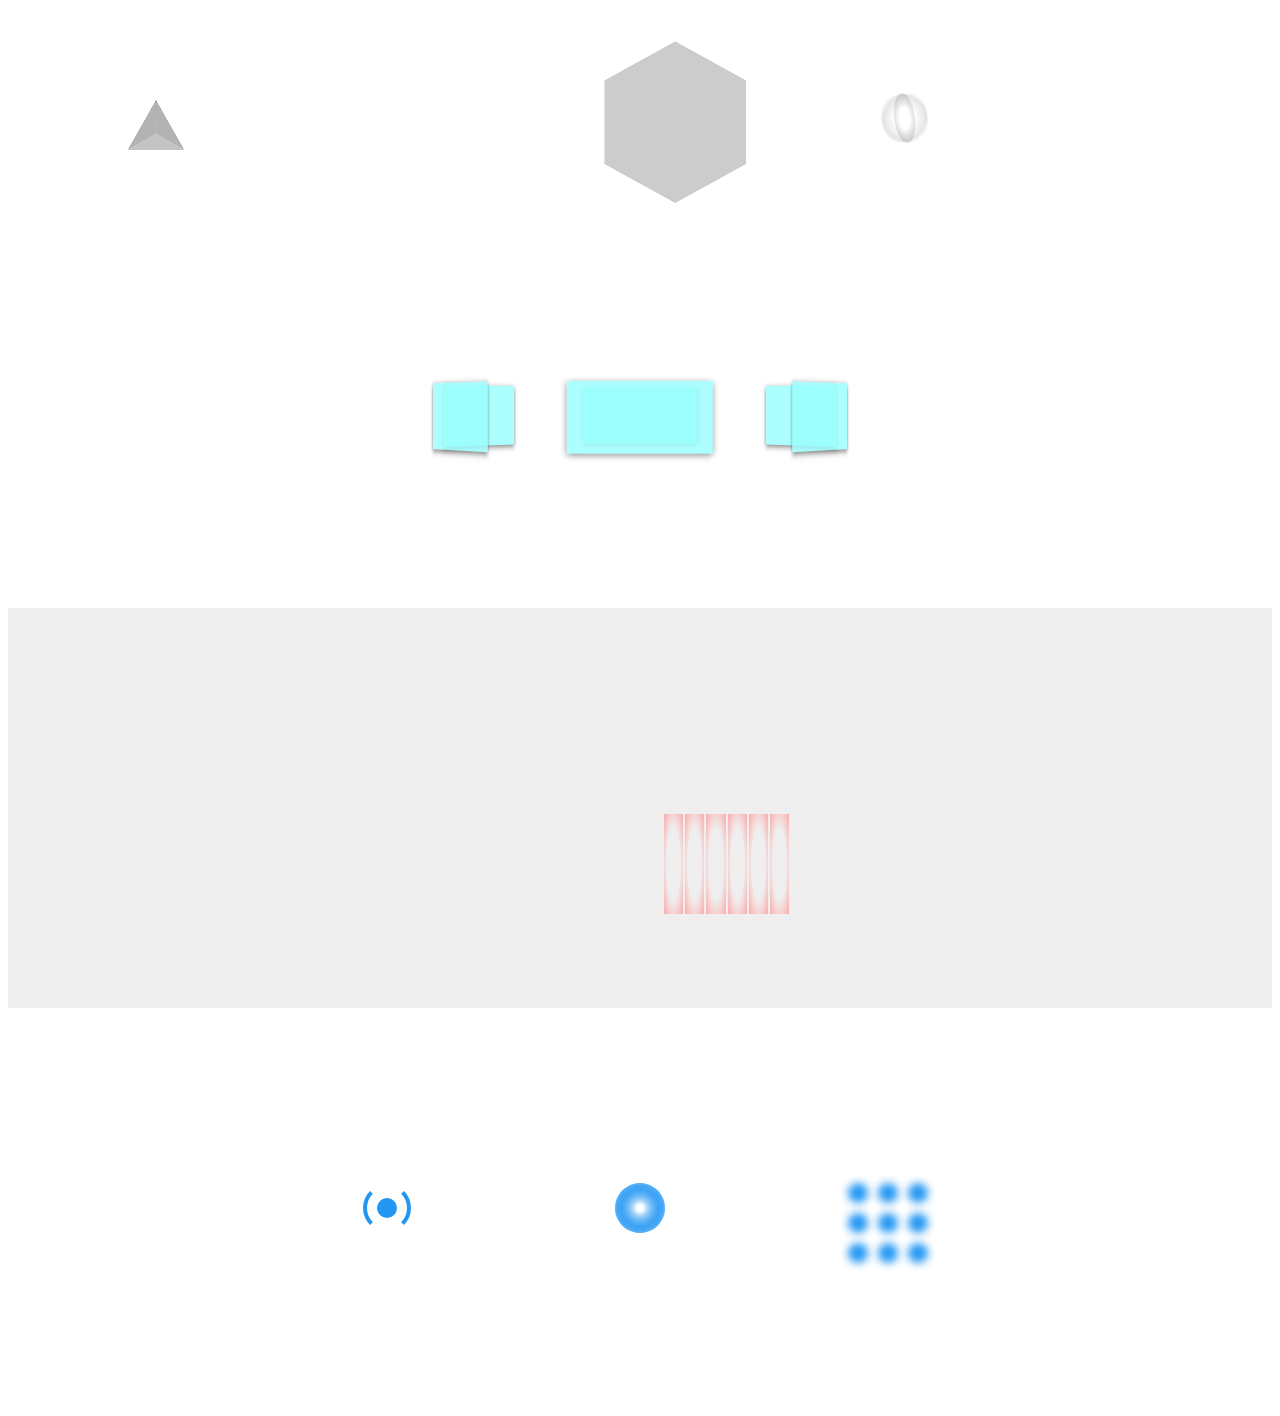
<file: index.html>
<!DOCTYPE html>
<html lang="en">
<head>
	<meta charset="UTF-8">
	<title>cube</title>
	<link href="css/cube.css" type="text/css" rel="stylesheet">
	<link href="css/conse.css" type="text/css" rel="stylesheet">
	<link href="css/ball.css" type="text/css" rel="stylesheet">
	<link href="css/photowall.css" type="text/css" rel="stylesheet">
	<link href="css/music.css" type="text/css" rel="stylesheet">
	<link href="css/loading.css" type="text/css" rel="stylesheet">
</head>
<body>
	<div class="demo-cube">
		<!-- 正方体 -->
		<div class="cube">
			<div class="top"></div>
			<div class="bottom"></div>
			<div class="front"></div>
			<div class="back"></div>
			<div class="left"></div>
			<div class="right"></div>
			<div class="rig ht"></div>
		</div>

		<!-- 四面体 -->
		<div class="conse">
			<div class="front"></div>
			<div class="bottom"></div>
			<div class="right"></div>
			<div class="left"></div>
		</div>
		
		<!-- 球体 -->
		<div class="ball">
			<div class="a"></div>
			<div class="b"></div>
			<div class="c"></div>
			<div class="d"></div>
		</div>
	</div>
	<!-- 照片墙 -->
	<div class="photo-wall">
		<div class="stage">
			<div class="content">
				<div class="example"></div>
				<div class="example"></div>
				<div class="example"></div>
				<div class="example"></div>
				<div class="example"></div>
				<div class="example"></div>
			</div>
		</div>
	</div>
	<!-- 音乐 -->
	<div class="demo-music">
		<div class="music">
			<ul id="waves">
				<li class="li1"><span class="ani-li"></span></li>
				<li class="li2"><span class="ani-li"></span></li>
				<li class="li3"><span class="ani-li"></span></li>
				<li class="li4"><span class="ani-li"></span></li>
				<li class="li5"><span class="ani-li"></span></li>
				<li class="li6"><span class="ani-li"></span></li>
			</ul>
		</div>
	</div>
	<!-- loding加载的效果 -->
	<div class="demo-loading">
		<div class="load1">
			<div class="load1-x">
				<div class="load1-y"></div>
			</div>
		</div>

		<div class="load2">
			<div class="load2-x"></div>
			<div class="load2-y"></div>
			<div class="load2-z"></div>
			<div class="load2-m"></div>
		</div>

		<div class="load3">
			<div class="load3-a"></div>
			<div class="load3-b"></div>
			<div class="load3-c"></div>
			<div class="load3-d"></div>
			<div class="load3-e"></div>
			<div class="load3-f"></div>
			<div class="load3-g"></div>
			<div class="load3-h"></div>
			<div class="load3-i"></div>
		</div>
	</div>
</body>
</html>
</file>
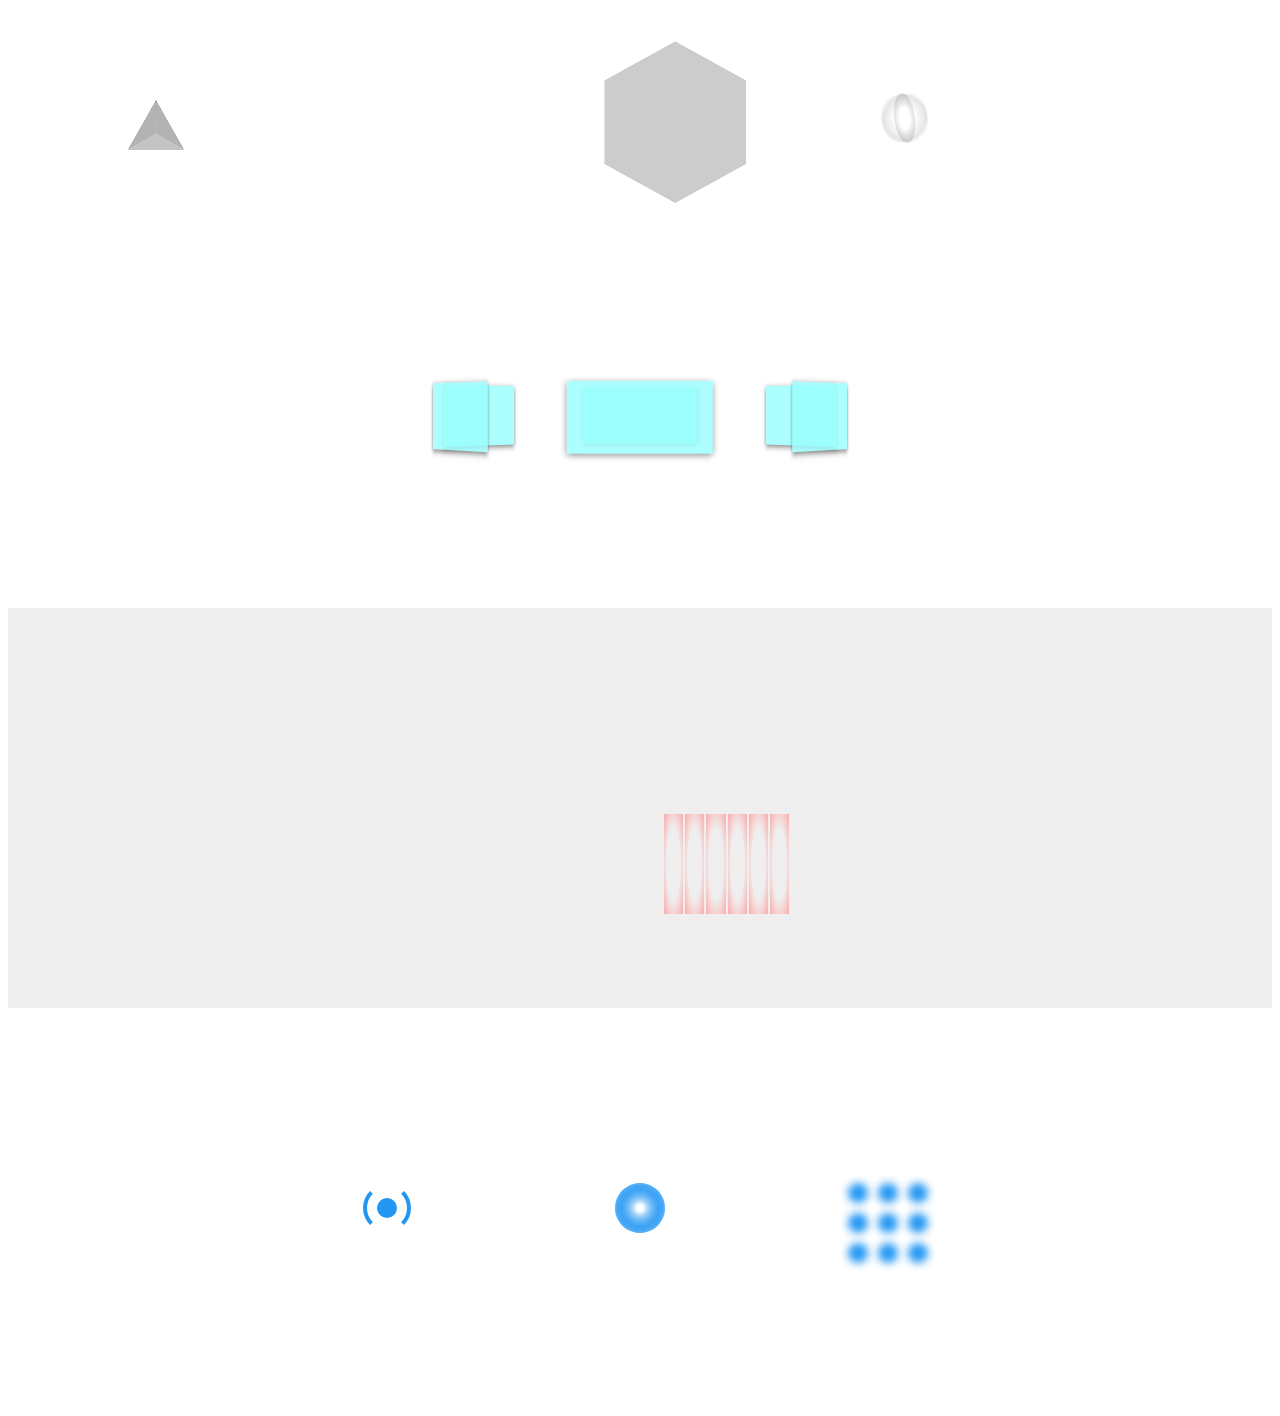
<file: html/index.html>
<!DOCTYPE html>
<html lang="en">
<head>
	<meta charset="UTF-8">
	<title>cube</title>
	<link href="../css/cube.css" type="text/css" rel="stylesheet">
	<link href="../css/conse.css" type="text/css" rel="stylesheet">
	<link href="../css/ball.css" type="text/css" rel="stylesheet">
	<link href="../css/photowall.css" type="text/css" rel="stylesheet">
	<link href="../css/music.css" type="text/css" rel="stylesheet">
	<link href="../css/loading.css" type="text/css" rel="stylesheet">
</head>
<body>
	<div class="demo-cube">
		<!-- 正方体 -->
		<div class="cube">
			<div class="top"></div>
			<div class="bottom"></div>
			<div class="front"></div>
			<div class="back"></div>
			<div class="left"></div>
			<div class="right"></div>
			<div class="rig ht"></div>
		</div>

		<!-- 四面体 -->
		<div class="conse">
			<div class="front"></div>
			<div class="bottom"></div>
			<div class="right"></div>
			<div class="left"></div>
		</div>
		
		<!-- 球体 -->
		<div class="ball">
			<div class="a"></div>
			<div class="b"></div>
			<div class="c"></div>
			<div class="d"></div>
		</div>
	</div>
	<!-- 照片墙 -->
	<div class="photo-wall">
		<div class="stage">
			<div class="content">
				<div class="example"></div>
				<div class="example"></div>
				<div class="example"></div>
				<div class="example"></div>
				<div class="example"></div>
				<div class="example"></div>
			</div>
		</div>
	</div>
	<!-- 音乐 -->
	<div class="demo-music">
		<div class="music">
			<ul id="waves">
				<li class="li1"><span class="ani-li"></span></li>
				<li class="li2"><span class="ani-li"></span></li>
				<li class="li3"><span class="ani-li"></span></li>
				<li class="li4"><span class="ani-li"></span></li>
				<li class="li5"><span class="ani-li"></span></li>
				<li class="li6"><span class="ani-li"></span></li>
			</ul>
		</div>
	</div>
	<!-- loding加载的效果 -->
	<div class="demo-loading">
		<div class="load1">
			<div class="load1-x">
				<div class="load1-y"></div>
			</div>
		</div>

		<div class="load2">
			<div class="load2-x"></div>
			<div class="load2-y"></div>
			<div class="load2-z"></div>
			<div class="load2-m"></div>
		</div>

		<div class="load3">
			<div class="load3-a"></div>
			<div class="load3-b"></div>
			<div class="load3-c"></div>
			<div class="load3-d"></div>
			<div class="load3-e"></div>
			<div class="load3-f"></div>
			<div class="load3-g"></div>
			<div class="load3-h"></div>
			<div class="load3-i"></div>
		</div>
	</div>
</body>
</html>
</file>
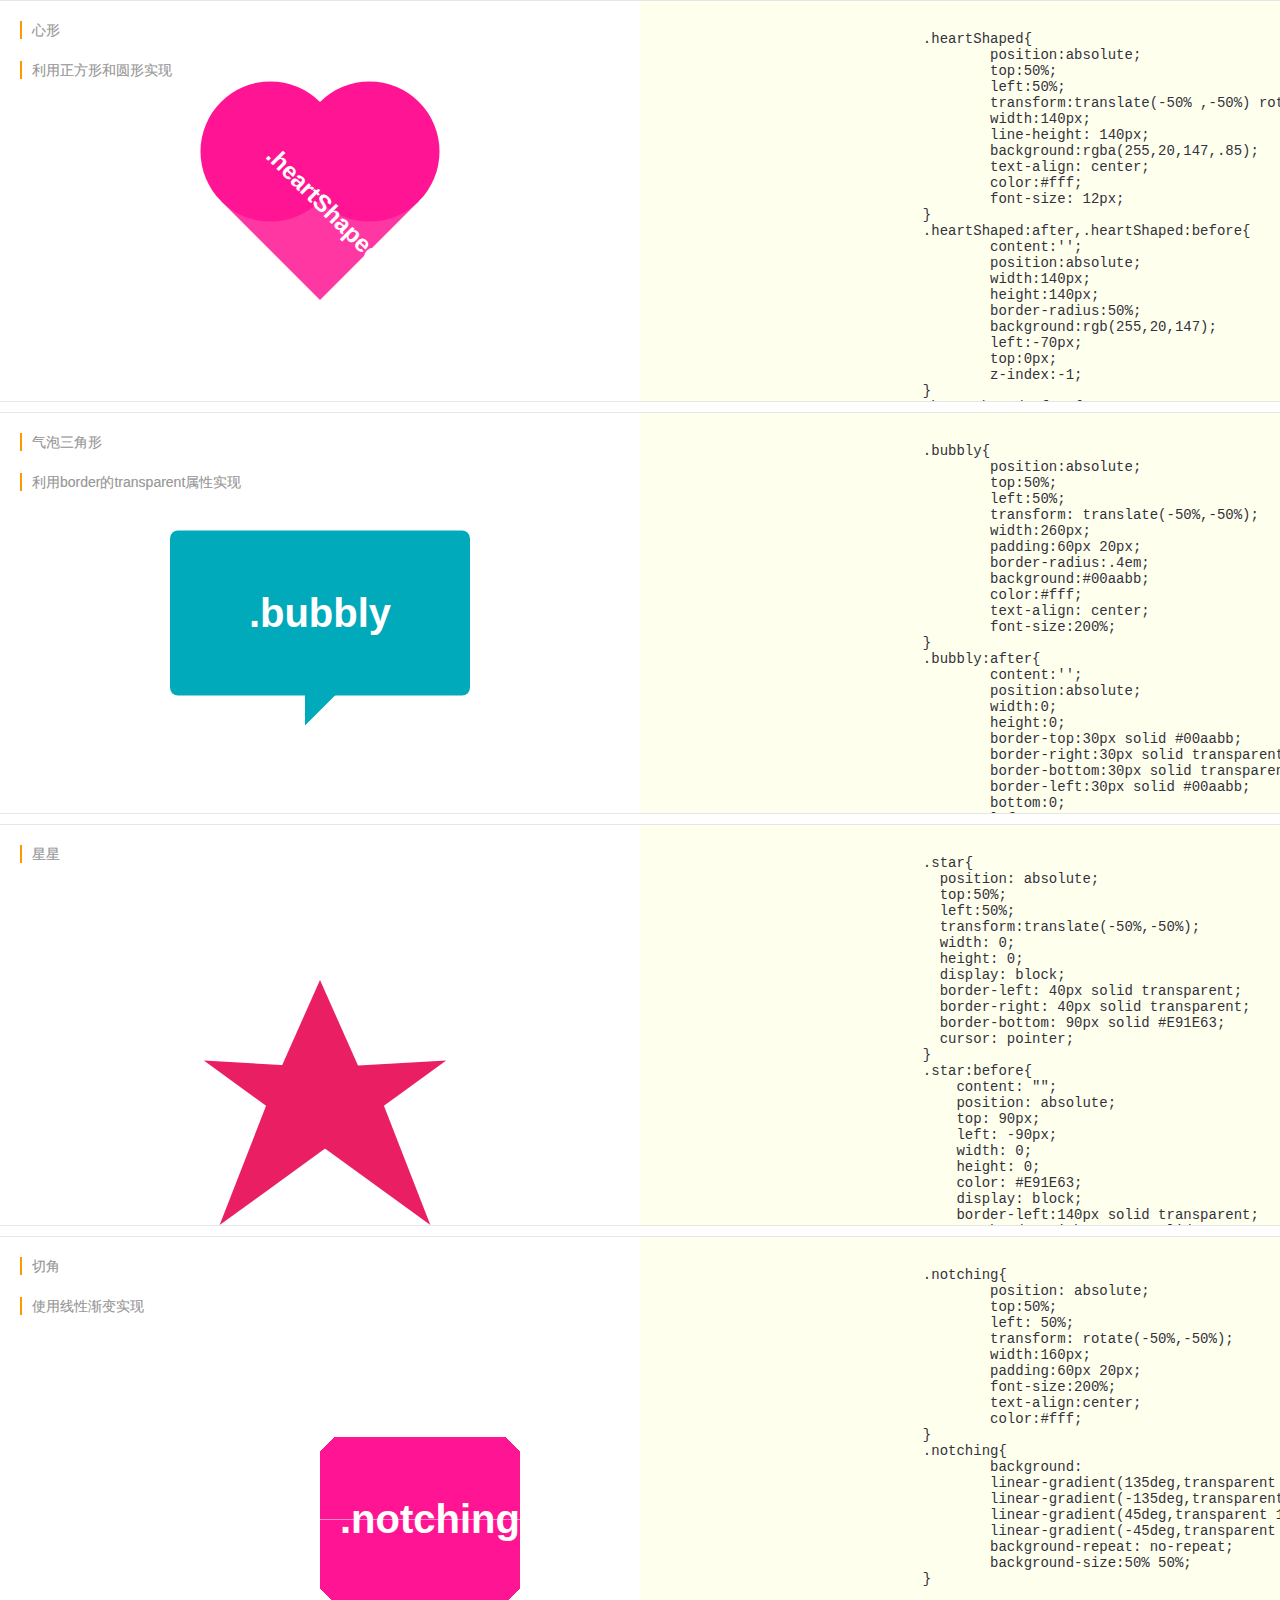
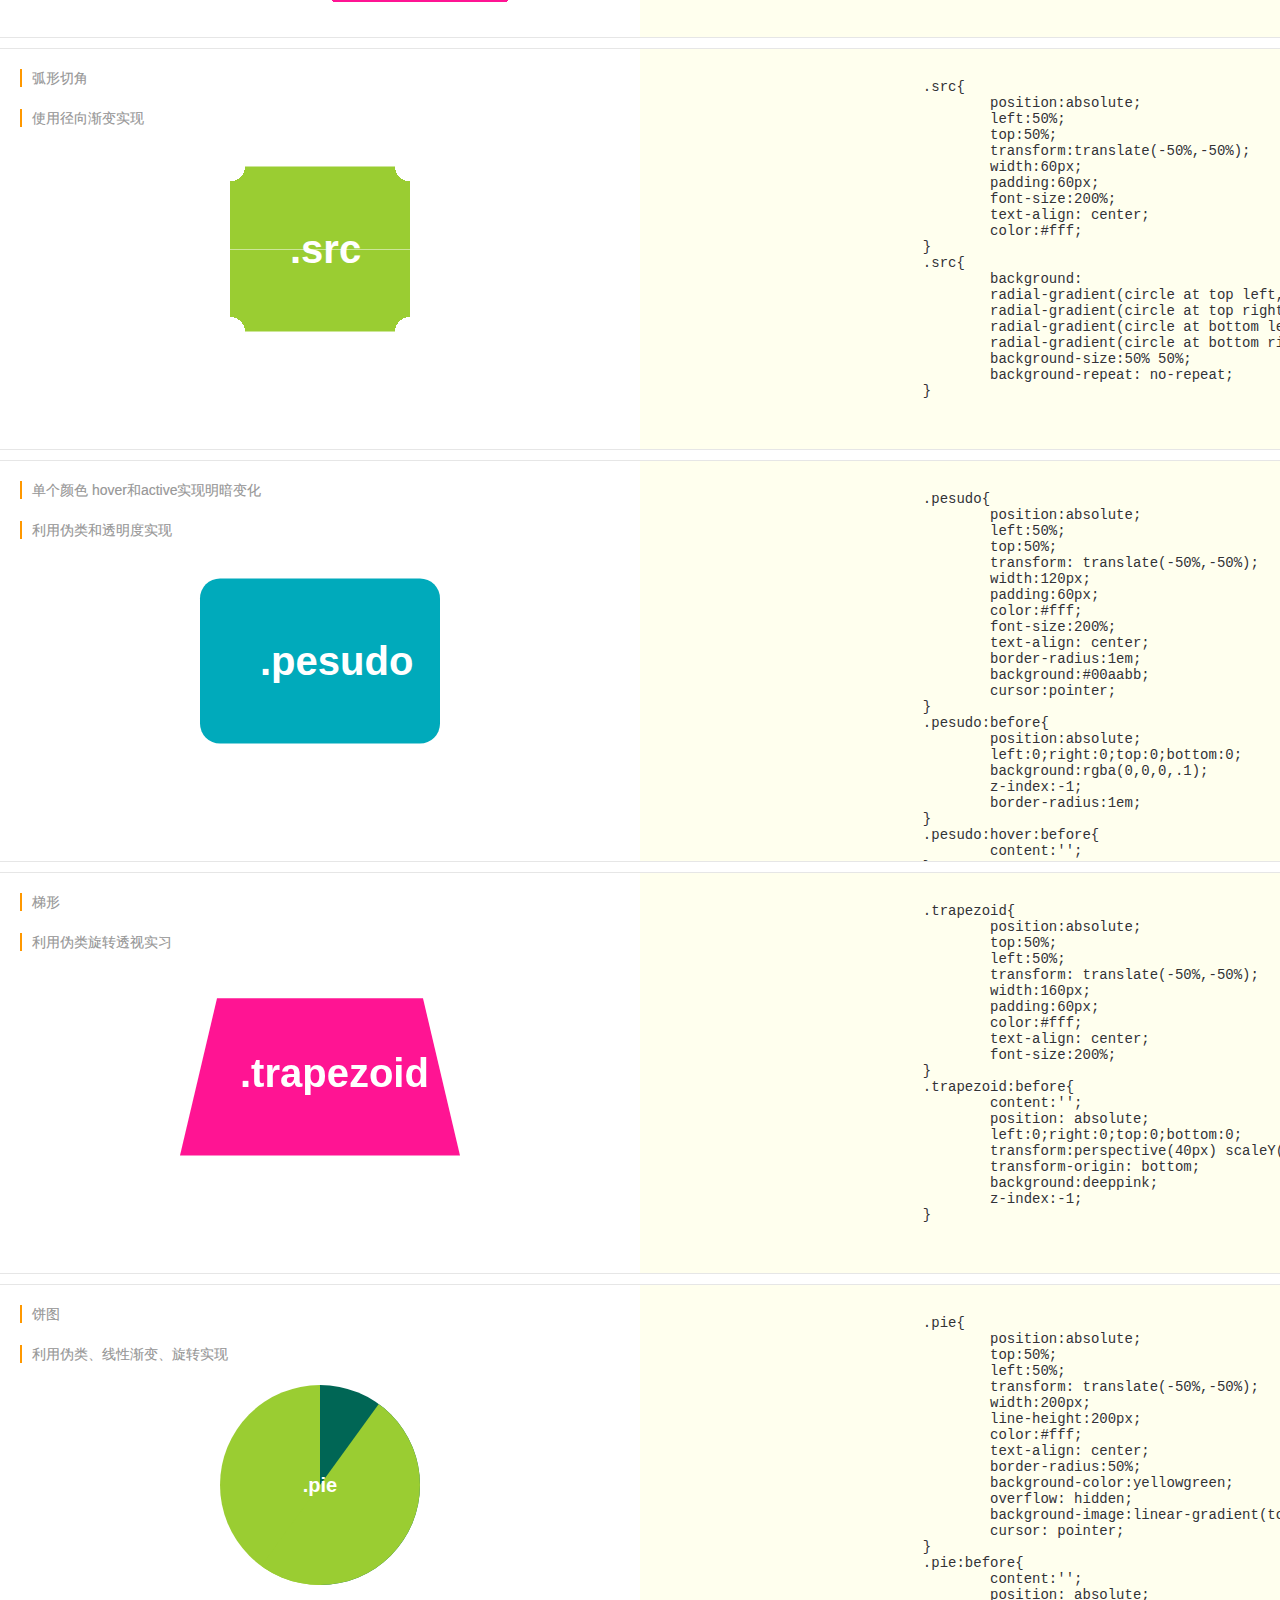
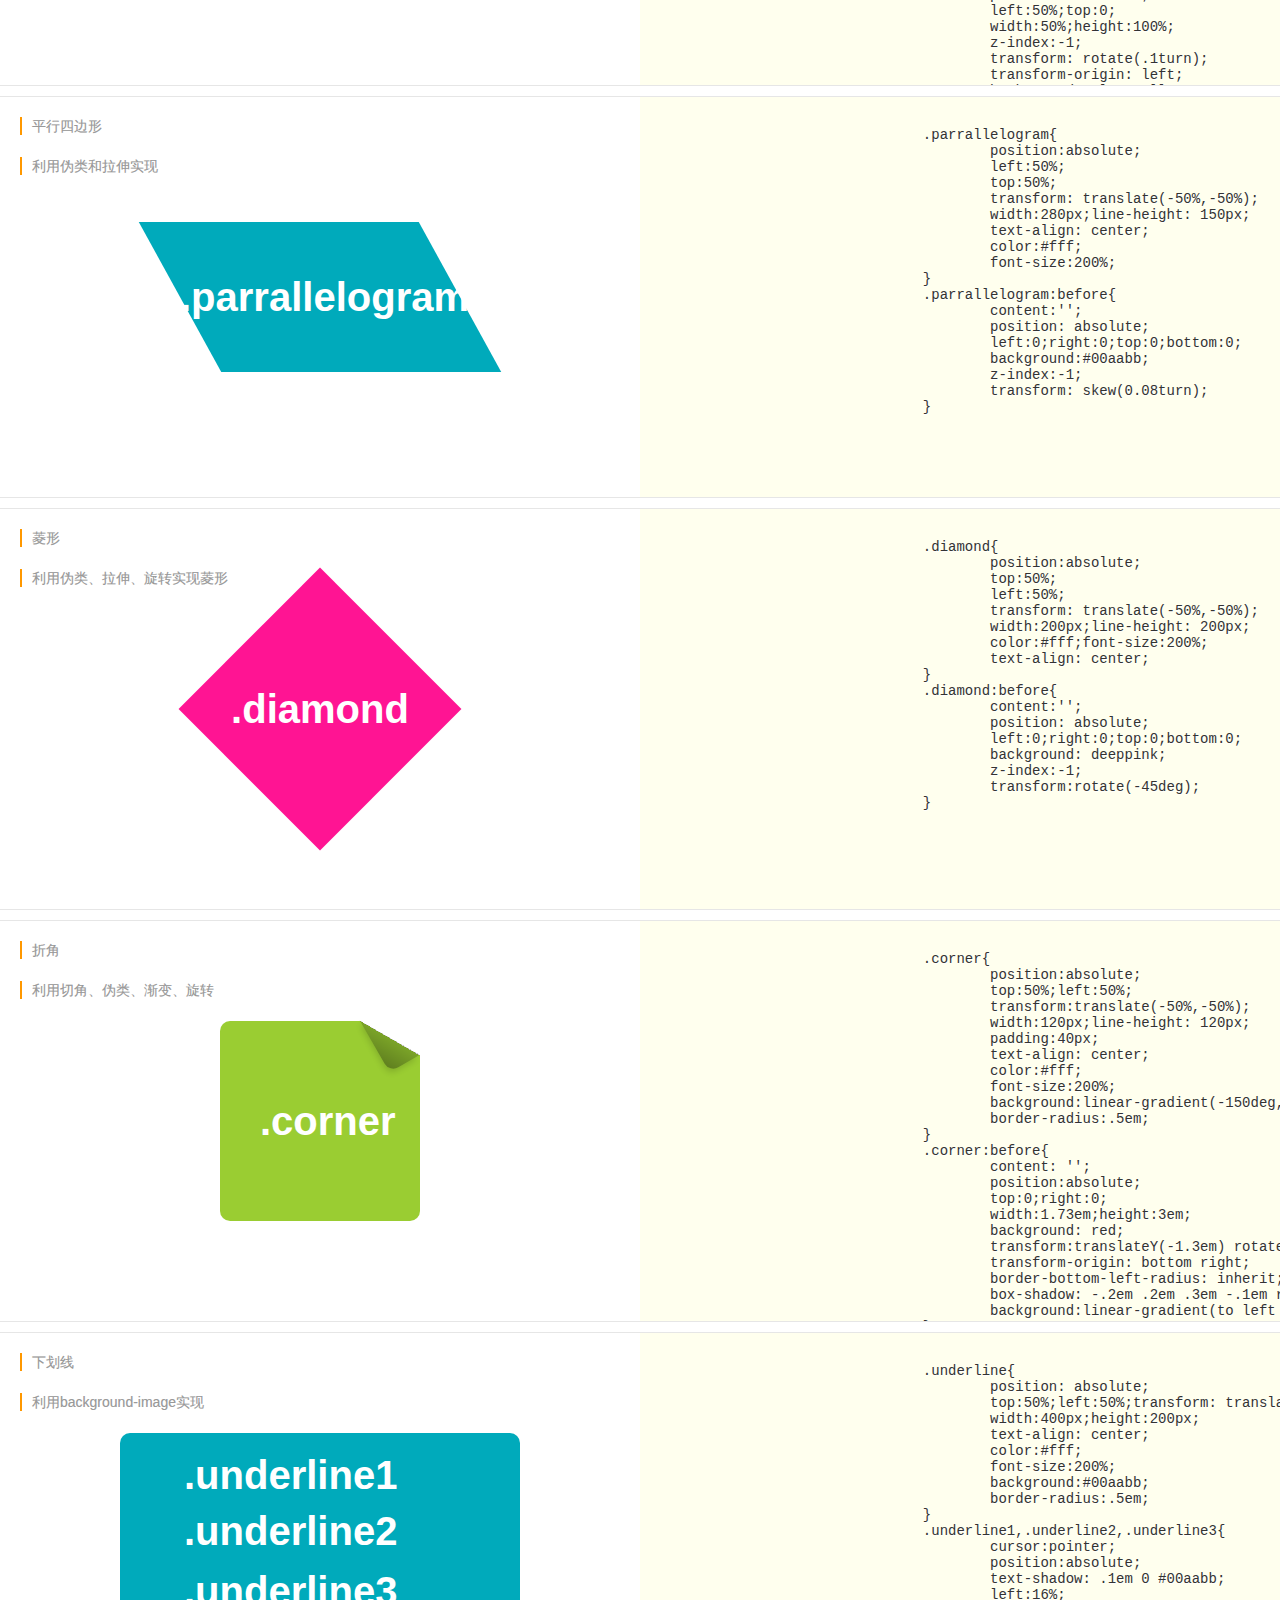
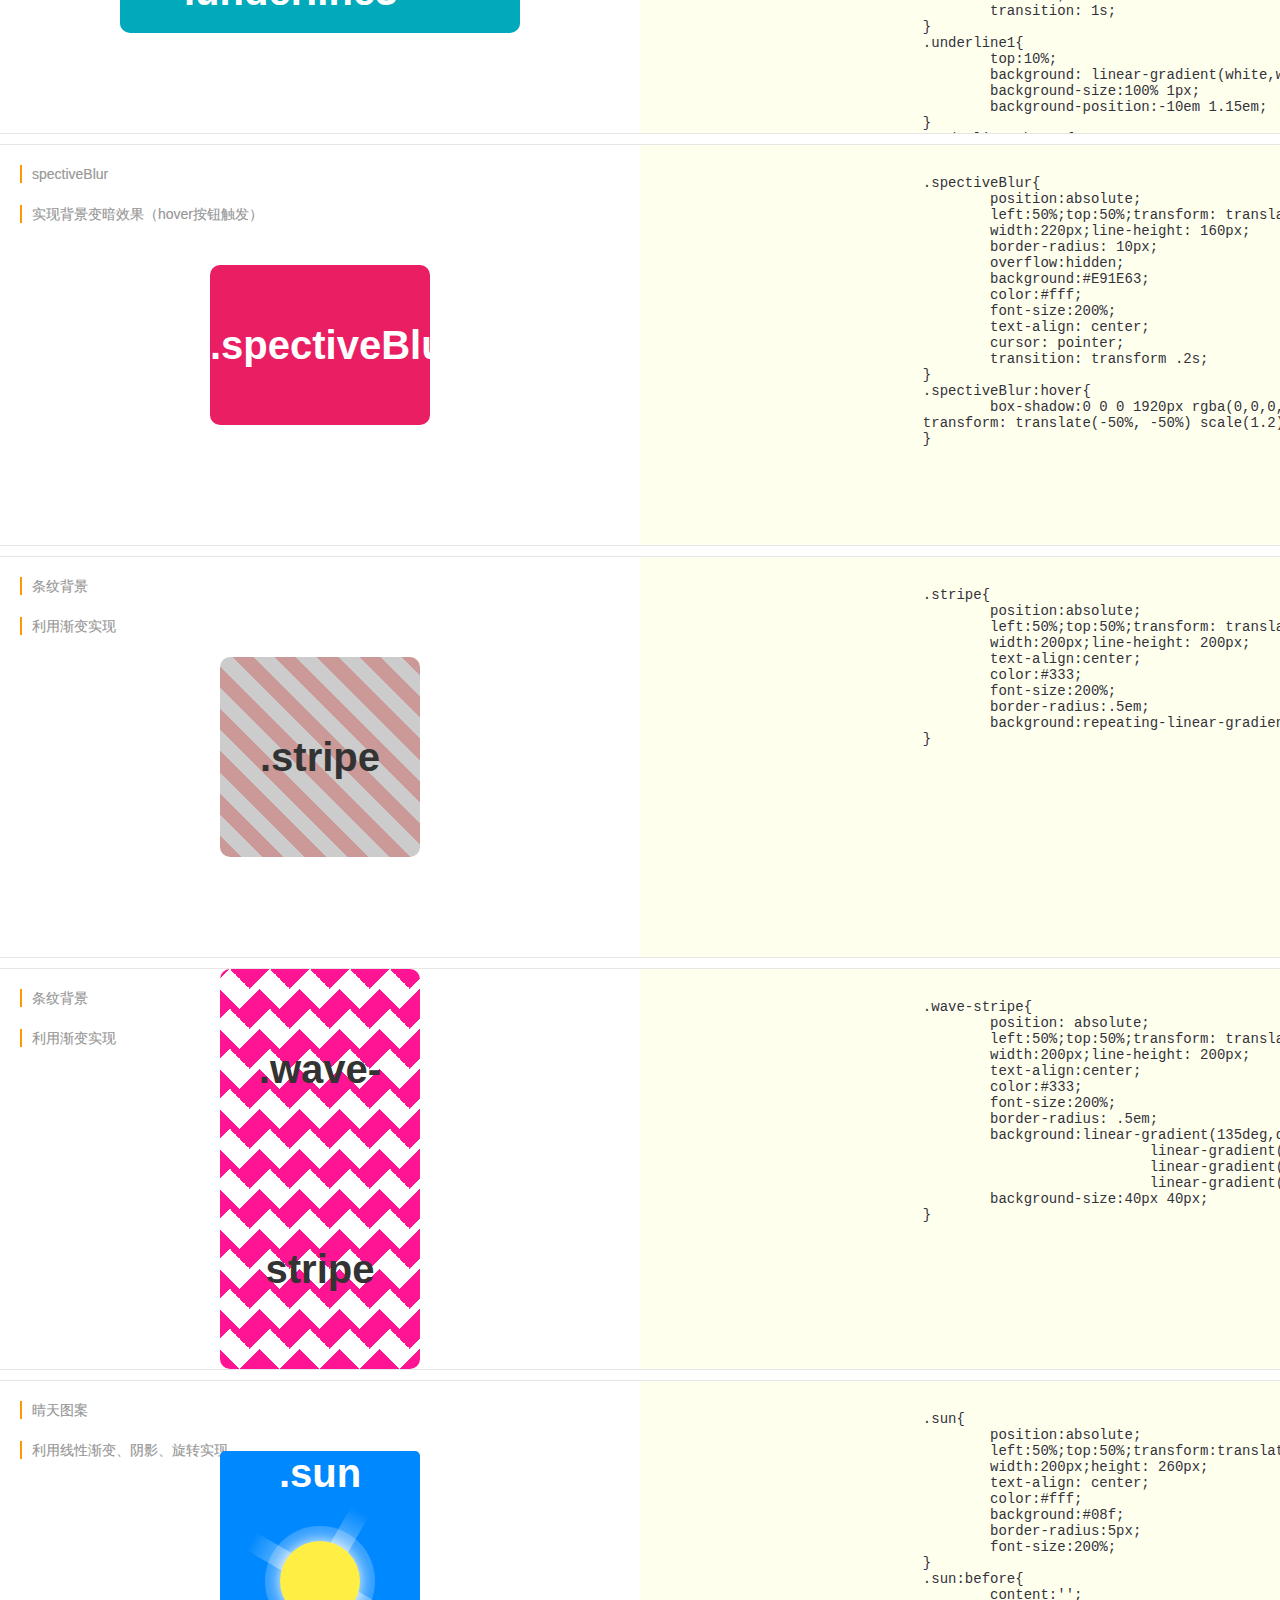
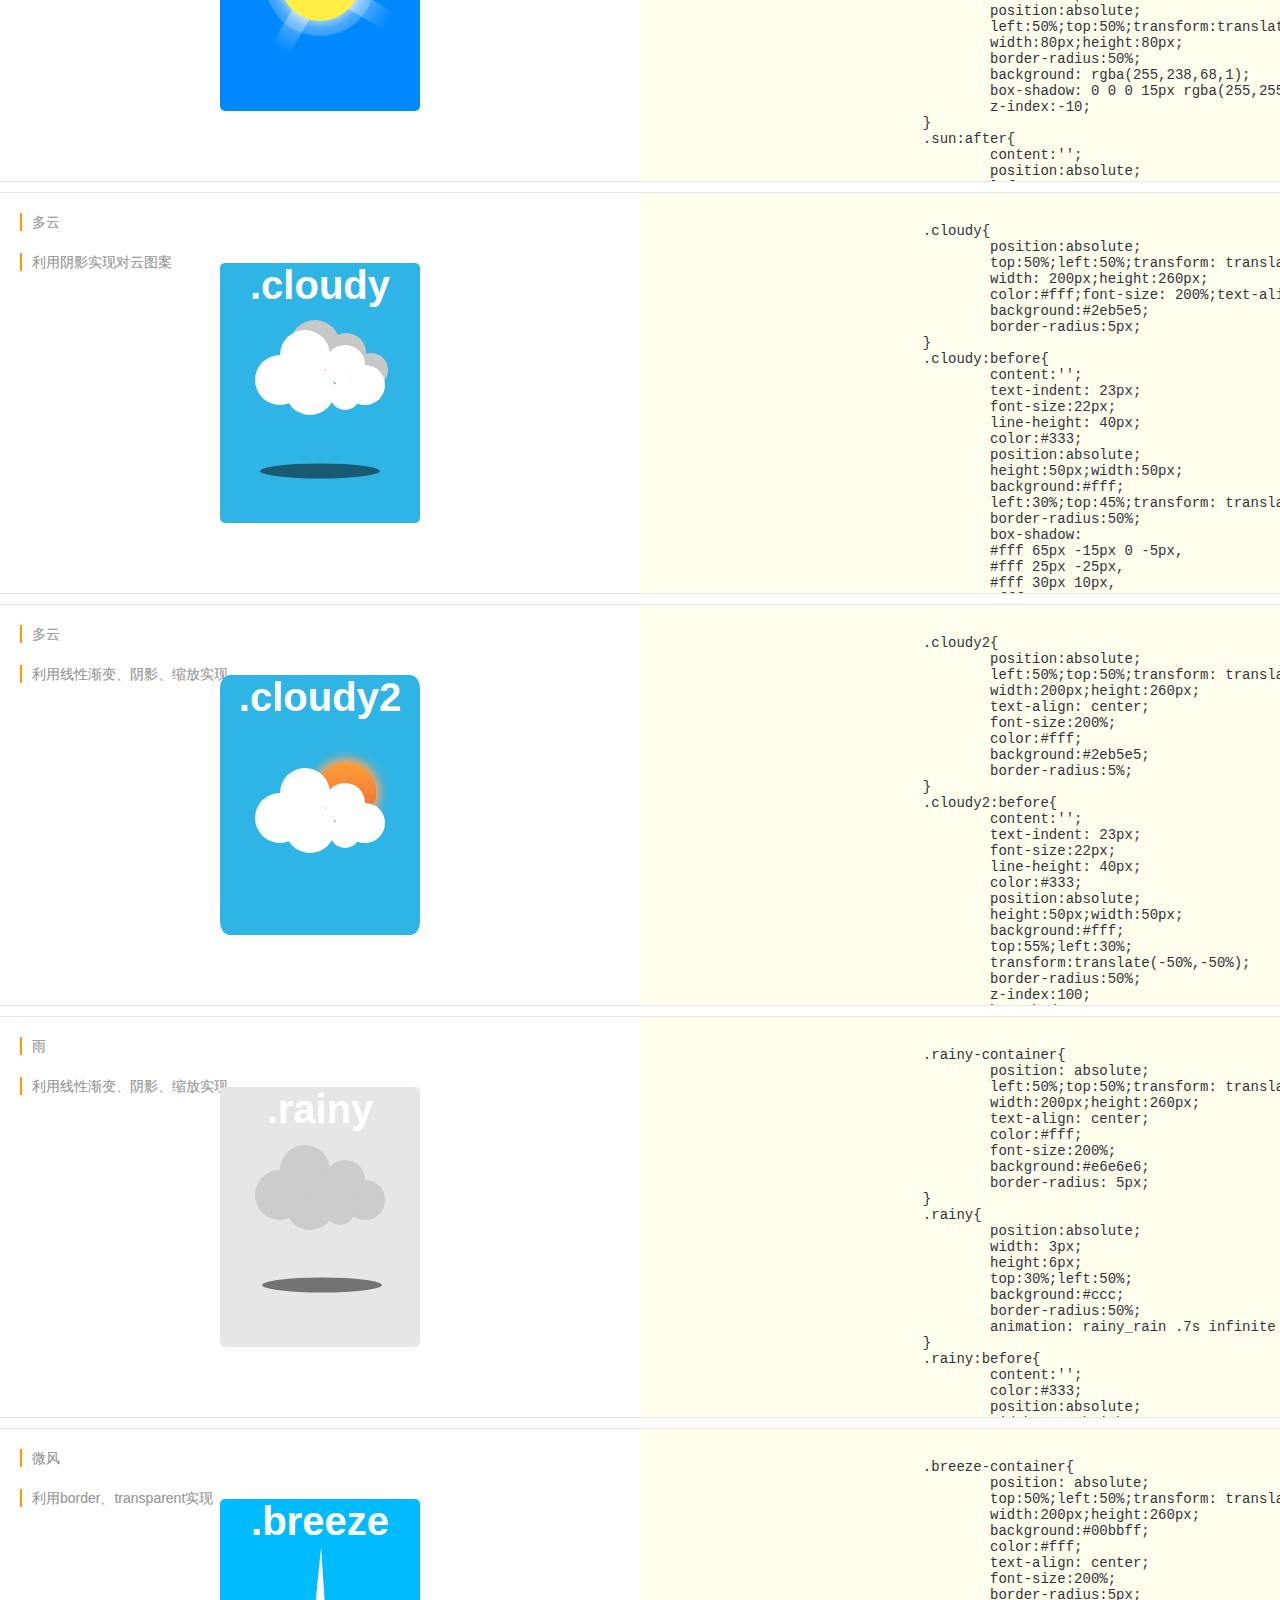
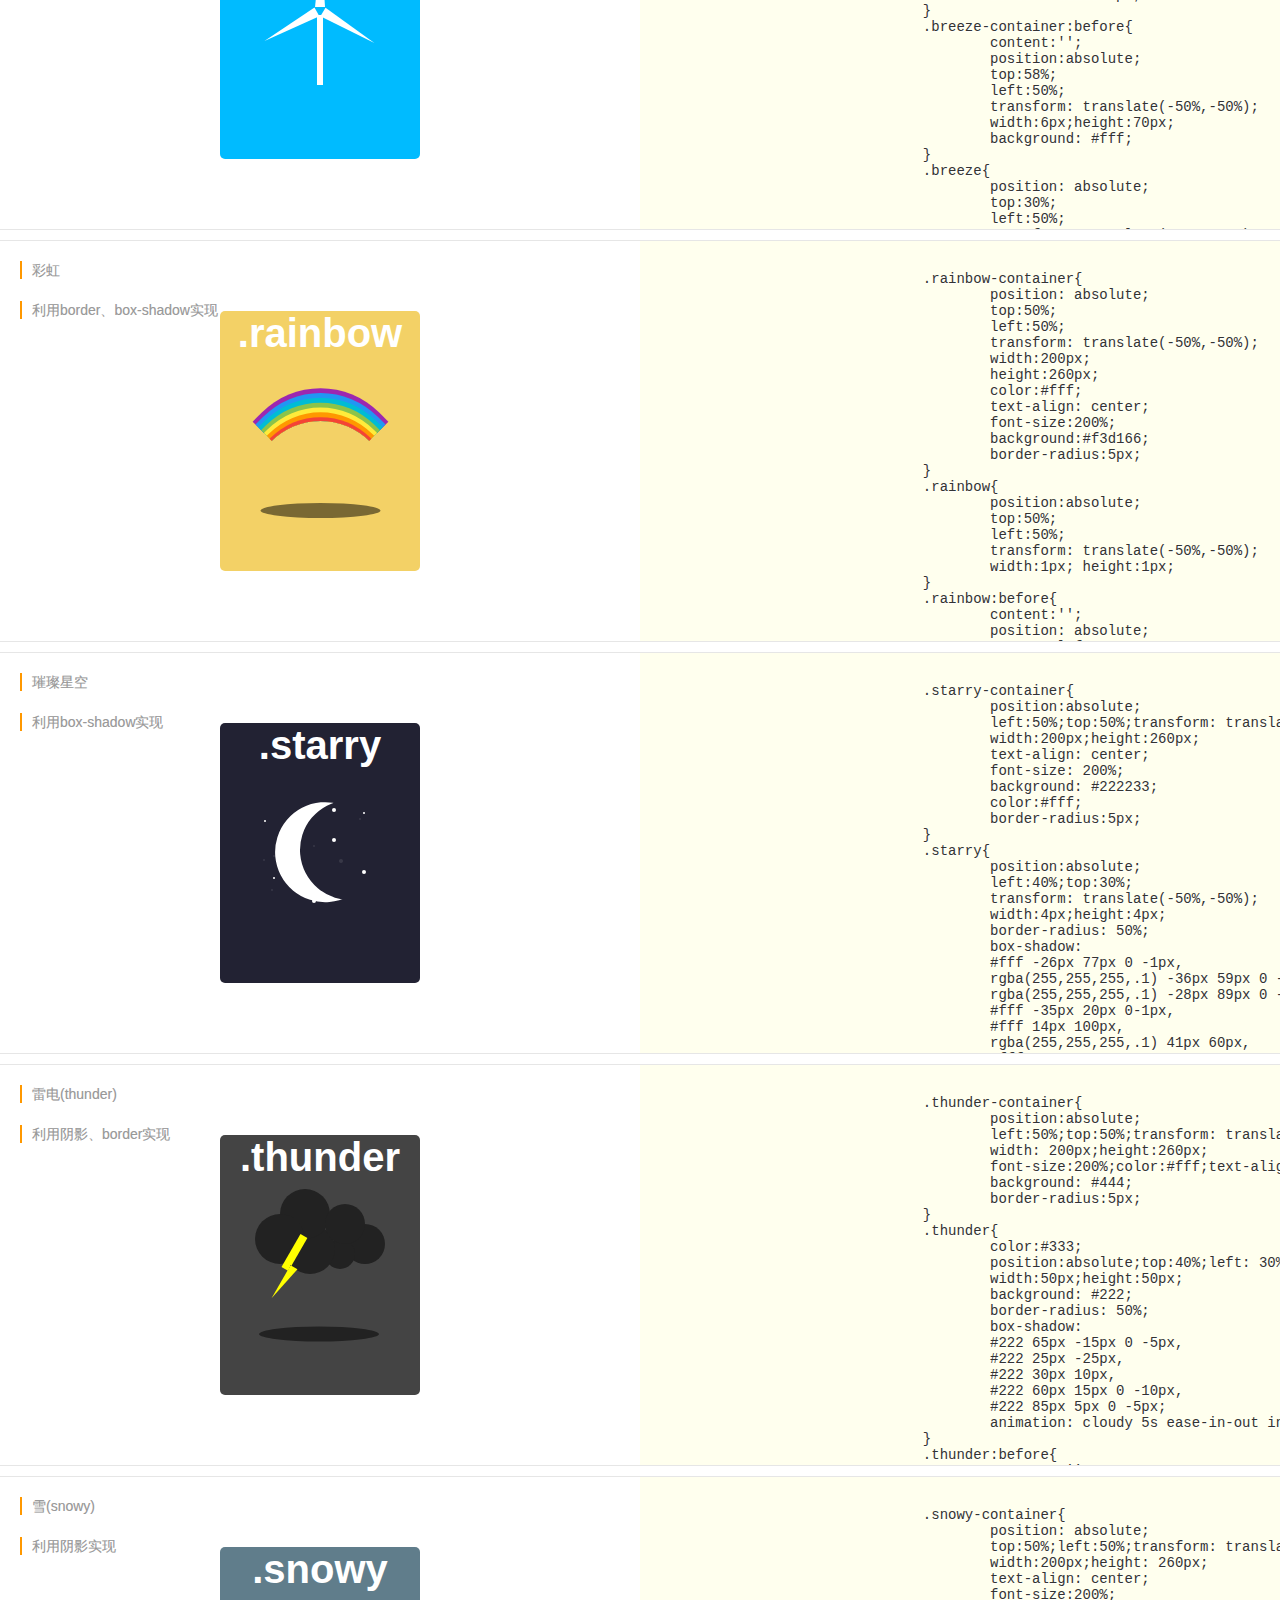
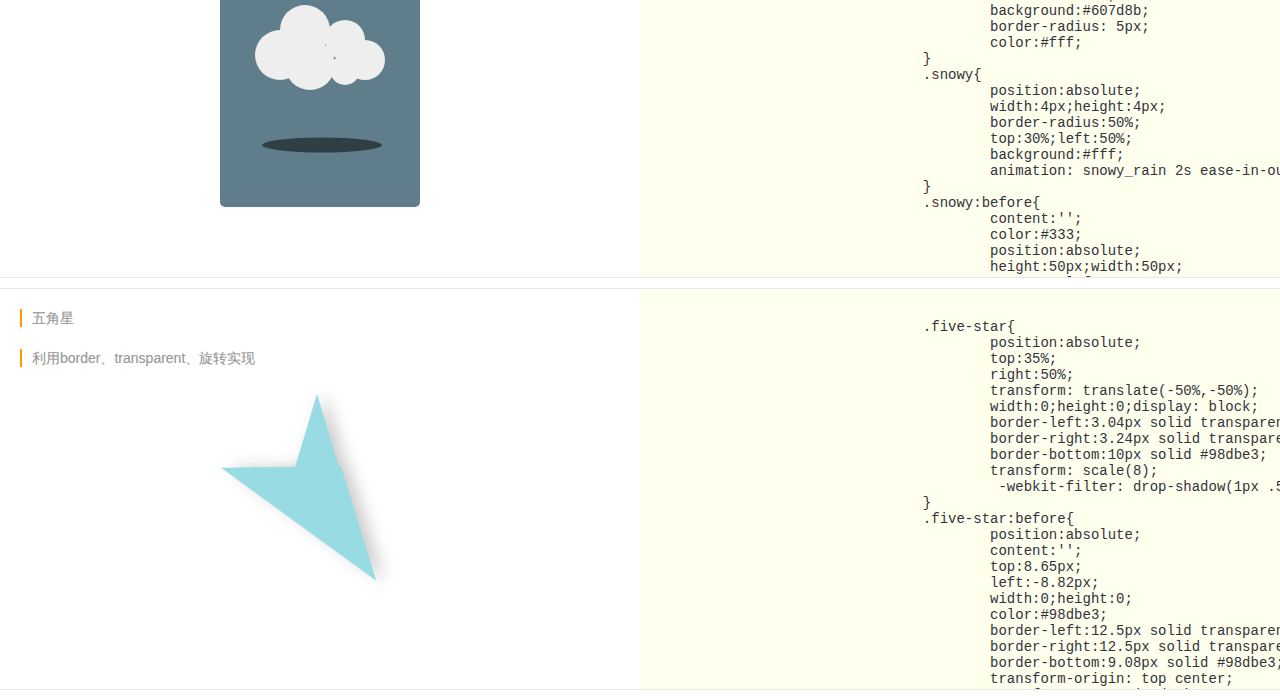
<file: html/graph.html>
<!DOCTYPE html>
<html lang="en">
<head>
	<meta charset="UTF-8">
	<meta content="css3妙用，css3图形" name="keywords">
	<title>css3图形</title>
	<link href="../css/graph.css" type="text/css" rel="stylesheet">
	<link href="../css/reset.css" type="text/css" rel="stylesheet">
</head>
<body>
	<div class="container">
		<section id="bubbly" class="code-wrap">
			<div class="css-live-wrap">
				<summary>心形</summary>
				<summary>利用正方形和圆形实现</summary>
				<hgroup class="heartShaped">
					<h1>.heartShaped</h1>
				</hgroup>
			</div>
			<style class="code" contenteditable=true>
				.heartShaped{
					position:absolute;
					top:50%;
					left:50%;
					transform:translate(-50% ,-50%) rotate(45deg);
					width:140px;
					line-height: 140px;
					background:rgba(255,20,147,.85);
					text-align: center;
					color:#fff;
					font-size: 12px;
				}
				.heartShaped:after,.heartShaped:before{
					content:'';
					position:absolute;
					width:140px;
					height:140px;
					border-radius:50%;
					background:rgb(255,20,147);
					left:-70px;
					top:0px;
					z-index:-1;
				}
				.heartShaped:after{
					left:0px;
					top:-70px;
				}

			</style>
		</section>

		<!-- 气泡三角形 -->
		<section id="bubbly" class="code-wrap">
			<div class="css-live-wrap">
				<summary>气泡三角形</summary>
				<summary>利用border的transparent属性实现</summary>
				<hgroup class="bubbly">
					<h1>.bubbly</h1>
				</hgroup>
			</div>
			<style class="code" contenteditable="true">
				.bubbly{
					position:absolute;
					top:50%;
					left:50%;
					transform: translate(-50%,-50%);
					width:260px;
					padding:60px 20px;
					border-radius:.4em;
					background:#00aabb;
					color:#fff;
					text-align: center;
					font-size:200%;
				}
				.bubbly:after{
					content:'';
					position:absolute;
					width:0;
					height:0;
					border-top:30px solid #00aabb;
					border-right:30px solid transparent;
					border-bottom:30px solid transparent;
					border-left:30px solid #00aabb;
					bottom:0;
					left:50%;
					margin:0 0 -30px -15px;
				}
			</style>
		</section>

		<section id="bubbly" class="code-wrap">
			<div class="css-live-wrap">
				<summary>星星</summary>
				<hgroup class="star">
				</hgroup>
			</div>
			<style class="code" contenteditable="true">
				.star{
				  position: absolute;
				  top:50%;
				  left:50%;
				  transform:translate(-50%,-50%);
				  width: 0;
				  height: 0;
				  display: block;
				  border-left: 40px solid transparent;
				  border-right: 40px solid transparent;
				  border-bottom: 90px solid #E91E63;
				  cursor: pointer;
				}
				.star:before{
				    content: "";
				    position: absolute;
				    top: 90px;
				    left: -90px;
				    width: 0;
				    height: 0;
				    color: #E91E63;
				    display: block;
				    border-left:140px solid transparent;
					border-right:140px solid transparent;
					border-bottom:90px solid #e91E63;
				    transform-origin: top center;
				    transform: rotate(36deg);
				}
				.star:after{
				    content: "";
				    position: absolute;
				    top: 90px;
				    left: -180px;
				    width: 0;
				    height: 0;
				    color: #E91E63;
				    display: block;
				    border-left: 12.5px solid transparent;
				    border-right: 12.5px solid transparent;
				    border-bottom: 9.08px solid #E91E63;
				    border-left:140px solid transparent;
					border-right:140px solid transparent;
					border-bottom:90px solid #e91E63;
				    transform-origin: top center;
				    transform: rotate(-36deg);
				}
				.star:hover{
					transition:all 2s;
					transform:rotateY(180deg);
				}
			</style>
		</section>

		<!-- notching 切角 -->
		<section id="notching" class="code-wrap">
			<div class="css-live-wrap">
				<summary>切角</summary>
				<summary>使用线性渐变实现</summary>
				<hgroup class="notching">
					<h1>.notching</h1>
				</hgroup>
			</div>
			<style class="code" contenteditable="true">
				.notching{
					position: absolute;
					top:50%;
					left: 50%;
					transform: rotate(-50%,-50%);
					width:160px;
					padding:60px 20px;
					font-size:200%;
					text-align:center;
					color:#fff;
				}
				.notching{
					background:
					linear-gradient(135deg,transparent 10px,deeppink 0 ) top left,
					linear-gradient(-135deg,transparent 10px,deeppink 0) top right,
					linear-gradient(45deg,transparent 10px,deeppink 0) bottom left,
					linear-gradient(-45deg,transparent 10px,deeppink 0)bottom right;
					background-repeat: no-repeat;
					background-size:50% 50%;
				}
			</style>
		</section>

		<!-- arc弧形切角 -->
		<section id="arc" class="code-wrap">
			<div class="css-live-wrap">
				<summary>弧形切角</summary>
				<summary>使用径向渐变实现</summary>
				<hgroup class="src">
					<h1>.src</h1>
				</hgroup>
			</div>
			<style class="code" contenteditable">
				.src{
					position:absolute;
					left:50%;
					top:50%;
					transform:translate(-50%,-50%);
					width:60px;
					padding:60px;
					font-size:200%;
					text-align: center;
					color:#fff;
				}
				.src{
					background:
					radial-gradient(circle at top left,transparent 15px,yellowgreen 0) top left,
					radial-gradient(circle at top right,transparent 15px,yellowgreen 0) top right,
					radial-gradient(circle at bottom left,transparent 15px,yellowgreen 0) bottom left,
					radial-gradient(circle at bottom right,transparent 15px,yellowgreen 0) bottom right;
					background-size:50% 50%;
					background-repeat: no-repeat;
				}
			</style>
		</section>

		<!-- pesudo 伪类实现按钮明暗变化 -->
		<section id="pesudo" class="code-wrap">
			<div class="css-live-wrap">
				<summary>单个颜色 hover和active实现明暗变化</summary>
				<summary>利用伪类和透明度实现</summary>
				<hgroup class="pesudo">
					<h1>.pesudo</h1>
				</hgroup>
			</div>
			<style class="code" contenteditable="true">
				.pesudo{
					position:absolute;
					left:50%;
					top:50%;
					transform: translate(-50%,-50%);
					width:120px;
					padding:60px;
					color:#fff;
					font-size:200%;
					text-align: center;
					border-radius:1em;
					background:#00aabb;
					cursor:pointer;
				}
				.pesudo:before{
					position:absolute;
					left:0;right:0;top:0;bottom:0;
					background:rgba(0,0,0,.1);
					z-index:-1;
					border-radius:1em;
				}
				.pesudo:hover:before{
					content:'';
				}
			</style>
		</section>

		<section id="trapezoid" class="code-wrap">
			<div class="css-live-wrap">
				<summary>梯形</summary>
				<summary>利用伪类旋转透视实习</summary>
				<hgroup class="trapezoid">
					<h1>.trapezoid</h1>
				</hgroup>
			</div>
			<style class="code" contenteditable="true">
				.trapezoid{
					position:absolute;
					top:50%;
					left:50%;
					transform: translate(-50%,-50%);
					width:160px;
					padding:60px;
					color:#fff;
					text-align: center;
					font-size:200%;
				}
				.trapezoid:before{
					content:'';
					position: absolute;
					left:0;right:0;top:0;bottom:0;
					transform:perspective(40px) scaleY(1.3) rotateX(5deg);
					transform-origin: bottom;
					background:deeppink;
					z-index:-1;
				}
			</style>
		</section>

		<!-- pie 利用伪类、线性渐变、旋转实现饼图 -->
		<section id="pie" class="code-wrap">
			<div class="css-live-wrap">
				<summary>饼图</summary>
				<summary>利用伪类、线性渐变、旋转实现</summary>
				<hgroup class="pie">
					<h1>.pie</h1>
				</hgroup>
			</div>
			<style class="code" contenteditable="true">
				.pie{
					position:absolute;
					top:50%;
					left:50%;
					transform: translate(-50%,-50%);
					width:200px;
					line-height:200px;
					color:#fff;
					text-align: center;
					border-radius:50%;
					background-color:yellowgreen;
					overflow: hidden;
					background-image:linear-gradient(to right,transparent 50%,#065 0);
					cursor: pointer;
				}
				.pie:before{
					content:'';
					position: absolute;
					left:50%;top:0;
					width:50%;height:100%;
					z-index:-1;
					transform: rotate(.1turn);
					transform-origin: left;
					background-color:yellowgreen;
				}
				.pie:hover:before{
					transform:rotate(.5turn);
					transition:all 1s;
				}
			</style>
		</section>

		<!-- parallelogram 伪类加拉伸实现平行四边形 -->
		<section id="parallelogram" class="code-wrap">
			<div class="css-live-wrap">
				<summary>平行四边形</summary>
				<summary>利用伪类和拉伸实现</summary>
				<hgroup class="parrallelogram">
					<h1>.parrallelogram</h1>
				</hgroup>
			</div>
			<style class="code" contenteditable="true">
				.parrallelogram{
					position:absolute;
					left:50%;
					top:50%;
					transform: translate(-50%,-50%);
					width:280px;line-height: 150px;
					text-align: center;
					color:#fff;
					font-size:200%;
				}
				.parrallelogram:before{
					content:'';
					position: absolute;
					left:0;right:0;top:0;bottom:0;
					background:#00aabb;
					z-index:-1;
					transform: skew(0.08turn);
				}
			</style>
		</section>

		<!-- diamond 伪类加拉伸加旋转实现菱形 -->
		<section id="diamond" class="code-wrap">
			<div class="css-live-wrap">
				<summary>菱形</summary>
				<summary>利用伪类、拉伸、旋转实现菱形</summary>
				<hgroup class="diamond">
					<h1>.diamond</h1>
				</hgroup>
			</div>
			<style class="code" contenteditable="true">
				.diamond{
					position:absolute;
					top:50%;
					left:50%;
					transform: translate(-50%,-50%);
					width:200px;line-height: 200px; 
					color:#fff;font-size:200%;
					text-align: center;
				}
				.diamond:before{
					content:'';
					position: absolute;
					left:0;right:0;top:0;bottom:0;
					background: deeppink;
					z-index:-1;
					transform:rotate(-45deg);
				}
			</style>
		</section>

		<!-- corner 切角、伪类、渐变、旋转实现折角 -->
		<section id="corner" class="code-wrap">
			<div class="css-live-wrap">
				<summary>折角</summary>
				<summary>利用切角、伪类、渐变、旋转</summary>
				<hgroup class="corner">
					<h1>.corner</h1>
				</hgroup>
			</div>
			<style class="code" contenteditable="true">
				.corner{
					position:absolute;
					top:50%;left:50%;
					transform:translate(-50%,-50%);
					width:120px;line-height: 120px;
					padding:40px;
					text-align: center;
					color:#fff;
					font-size:200%;
					background:linear-gradient(-150deg,transparent 1.5em, yellowgreen  0);
					border-radius:.5em;
				}
				.corner:before{
 					content: '';
 					position:absolute;
 					top:0;right:0;
 					width:1.73em;height:3em;
 					background: red;
 					transform:translateY(-1.3em) rotate(-30deg);
 					transform-origin: bottom right;
 					border-bottom-left-radius: inherit;
 					box-shadow: -.2em .2em .3em -.1em rgba(0,0,0,.15);
 					background:linear-gradient(to left bottom,transparent 50%, rgba(0,0,0,.2) 0, rgba(0,0,0,.4));
				}
			</style>
		</section>

		<!-- underline background-image 实现下划线 -->
		<section id="underline" class="code-wrap">
			<div class="css-live-wrap">
				<summary>下划线</summary>
				<summary>利用background-image实现</summary>
				<hgroup class="underline">
					<h1 class="underline1">.underline1</h1>
					<h1 class="underline2">.underline2</h1>
					<h1 class="underline3">.underline3</h1>
				</hgroup>
			</div>
			<style class="code" contenteditable="true">
				.underline{
					position: absolute;
					top:50%;left:50%;transform: translate(-50%,-50%);
					width:400px;height:200px;
					text-align: center;
					color:#fff;
					font-size:200%;
					background:#00aabb;
					border-radius:.5em;
				}
				.underline1,.underline2,.underline3{
					cursor:pointer;
					position:absolute;
					text-shadow: .1em 0 #00aabb;
					left:16%;
					transition: 1s;
				}
				.underline1{
					top:10%;
					background: linear-gradient(white,white) no-repeat;
					background-size:100% 1px;
					background-position:-10em 1.15em;
				}
				.underline1:hover{
					background-position:0 1.15em;
				}
				.underline2{
					top:38%;
					background:linear-gradient(90deg,white 50%,transparent 0) repeat-x;
					background-size:.2em 2px;
					background-position: -3em 1.15em;
				}
				.underline2:hover{
					background-position: 0 1.15em;
				}
				.underline3{
					top:68%;
					background:linear-gradient(-45deg,transparent 40%,deeppink 0,deeppink 60%,transparent 0) 0 1em,
							   linear-gradient(45deg,transparent 40%,deeppink 0,deeppink 60%,transparent 0) .1em 1em;
					background-repeat: repeat-x;
					background-size:.15em .1em;
					background-position: -3em 1.15em;
				}
				.underline3:hover{
					background-position:0 1.15em;
				}
			</style>
		</section>

		<!-- spectiveBlur 利用阴影实现背景模糊效果 -->
		<section id="spectiveBlur" class="code-wrap" style="z-index:100">
			<div class="css-live-wrap">
				<summary>spectiveBlur</summary>
				<summary>实现背景变暗效果（hover按钮触发）</summary>
				<hgroup class="spectiveBlur">
					<h1>.spectiveBlur</h1>
				</hgroup>
			</div>
			<style class="code" contenteditable="true">
				.spectiveBlur{
					position:absolute;
					left:50%;top:50%;transform: translate(-50%,-50%);
					width:220px;line-height: 160px;
					border-radius: 10px;
					overflow:hidden;
					background:#E91E63;
					color:#fff;
					font-size:200%;
					text-align: center;
					cursor: pointer;
					transition: transform .2s;
				}
				.spectiveBlur:hover{
					box-shadow:0 0 0 1920px rgba(0,0,0,.7);
	          		transform: translate(-50%, -50%) scale(1.2);
				}
			</style>
		</section>

		<!-- stripe 渐变实现条纹背景图案 -->
		<section id="stripe" class="code-wrap">
			<div class="css-live-wrap">
				<summary>条纹背景</summary>
				<summary>利用渐变实现</summary>
				<hgroup class="stripe">
					<h1>.stripe</h1>
				</hgroup>
			</div>
			<style class="code" contenteditable="true">
				.stripe{
					position:absolute;
					left:50%;top:50%;transform: translate(-50%,-50%);
					width:200px;line-height: 200px;
					text-align:center;
					color:#333;
					font-size:200%;
					border-radius:.5em;
					background:repeating-linear-gradient(45deg,#CC9999, #CC9999 15px, #CCCCCC 0, #CCCCCC 30px);
				}
			</style>
		</section>
		
		<!-- stripe 渐变实现条纹背景图案 -->
		<section id="wave-stripe" class="code-wrap">
			<div class="css-live-wrap">
				<summary>条纹背景</summary>
				<summary>利用渐变实现</summary>
				<hgroup class="wave-stripe">
					<h1>.wave-stripe</h1>
				</hgroup>
			</div>
			<style class="code" contenteditable="true">
				.wave-stripe{
					position: absolute;
					left:50%;top:50%;transform: translate(-50%,-50%);
					width:200px;line-height: 200px;
					text-align:center;
					color:#333;
					font-size:200%;
					border-radius: .5em;
					background:linear-gradient(135deg,deeppink 25%,transparent 25%) -50px 0,
							   linear-gradient(225deg,deeppink 25%,transparent 25%) -50px 0,
							   linear-gradient(315deg,deeppink 25%,transparent 25%),
							   linear-gradient(45deg,deeppink 25%,transparent 25%);
					background-size:40px 40px;
				}
			</style>
		</section>
		
		<!-- sun 线性渐变、阴影、旋转实现天晴图案 -->
		<section id="sun" class="code-wrap">
			<div class="css-live-wrap">
				<summary>晴天图案</summary>
				<summary>利用线性渐变、阴影、旋转实现</summary>
				<hgroup class="sun">
					<h1>.sun</h1>
				</hgroup>
			</div>
			<style class="code" contenteditable="true">
				.sun{
					position:absolute;
					left:50%;top:50%;transform:translate(-50%,-50%);
					width:200px;height: 260px;
					text-align: center;
					color:#fff;
					background:#08f;
					border-radius:5px;
					font-size:200%;
				}
				.sun:before{
					content:'';
					position:absolute;
					left:50%;top:50%;transform:translate(-50%,-50%);
					width:80px;height:80px;
					border-radius:50%;
					background: rgba(255,238,68,1);
					box-shadow: 0 0 0 15px rgba(255,255,255,.2),0 0 15px #fff;
					z-index:-10;
				}
				.sun:after{
					content:'';
					position:absolute;
					left:50%;top:50%;
					transform:translate(-50%,-50%) rotate(30deg);
					width:160px;height:160px;
					z-index:-100;
					background-image:
				          -webkit-linear-gradient(rgba(255,255,255,0) 0%, rgba(255,255,255,0.8) 50%, rgba(255,255,255,0) 100%),
				          -webkit-linear-gradient(left, rgba(255,255,255,0) 0%, rgba(255,255,255,0.8) 50%, rgba(255,255,255,0) 100%);
					background-image:
				          linear-gradient(rgba(255,255,255,0) 0%, rgba(255,255,255,0.8) 50%, rgba(255,255,255,0) 100%),
				          linear-gradient(to right, rgba(255,255,255,0) 0%, rgba(255,255,255,0.8) 50%, rgba(255,255,255,0) 100%);
					background-size:20px 100%,100% 20px;
					background-position:center center,center center;
					background-repeat: no-repeat;
					animation: sunRota 10s linear infinite;
				}
				@keyframes sunRota{
					0%{
						transform: translate(-50%,-50%) rotate(30deg);
					}
					100%{
						transform:translate(-50%,-50%) rotate(390deg);
					}
				}
			</style>
		</section>

		<!-- cloudy 阴影实现多云天气图案 -->
		<section id="cloudy" class="code-wrap">
			<div class="css-live-wrap">
				<summary>多云</summary>
				<summary>利用阴影实现对云图案</summary>
				<hgroup class="cloudy">
					<h1>.cloudy</h1>
				</hgroup>
			</div>
			<style class="code" contenteditable="true">
				.cloudy{
					position:absolute;
					top:50%;left:50%;transform: translate(-50%,-50%);
					width: 200px;height:260px;
					color:#fff;font-size: 200%;text-align: center;
					background:#2eb5e5;
					border-radius:5px;
				}
				.cloudy:before{
					content:'';
					text-indent: 23px;
					font-size:22px;
					line-height: 40px;
					color:#333;
					position:absolute;
					height:50px;width:50px;
					background:#fff;
					left:30%;top:45%;transform: translate(-50%,-50%);
					border-radius:50%;
					box-shadow: 
					#fff 65px -15px 0 -5px,
					#fff 25px -25px,
					#fff 30px 10px,
					#fff 65px 15px 0 -10px,
					#fff 85px 5px 0 -5px,
					#c8c8c8 35px -35px,
					#c8c8c8 66px -27px 0 -5px,
					#C8C8C8 91px -10px 0 -8px;
					animation: cloudy 5s ease-in-out infinite;
				}
				.cloudy:after{
					content:'';
					position:absolute;
					top:80%;left:50%;transform:translate(-50%,-50%);
					height:15px;width:120px;
					background:rgba(0,0,0,.5);
					border-radius:50%;
					animation: cloudy-shadow 5s ease-in-out infinite;
				}
				@keyframes cloudy{
					50%{
						transform: translate(-50%,-70%);
					}
					100%{
						transform: translate(-50%,-50%);
					}
				}
				@keyframes cloudy-shadow{
					50%{
						transform:translate(-50%,-50%) scale(0.8);
						background:rgba(0,0,0,.2);
					}
					100%{
						transform: translate(-50%,-50%) scale(1);
						background:rgba(0,0,0,.5);
					}
				}
			</style>
		</section>

		<!-- cloudy 阴影实现多云天气图案 -->
		<section id="cloudy2" class="code-wrap">
			<div class="css-live-wrap">
				<summary>多云</summary>
				<summary>利用线性渐变、阴影、缩放实现</summary>
				<hgroup class="cloudy2">
					<h1>.cloudy2</h1>
				</hgroup>
			</div>
			<style class="code" contenteditable="true">
				.cloudy2{
					position:absolute;
					left:50%;top:50%;transform: translate(-50%,-50%);
					width:200px;height:260px;
					text-align: center;
					font-size:200%;
					color:#fff;
					background:#2eb5e5;
					border-radius:5%;
				}
				.cloudy2:before{
					content:'';
					text-indent: 23px;
					font-size:22px;
					line-height: 40px;
					color:#333;
					position:absolute;
					height:50px;width:50px;
					background:#fff;
					top:55%;left:30%;
					transform:translate(-50%,-50%);
					border-radius:50%;
					z-index:100;
					box-shadow:
					#fff 65px -15px 0 -5px,
					#fff 25px -25px,
					#fff 30px 10px,
					#fff 65px 15px 0 -10px,
					#fff 85px 5px 0 -5px;
					animation: cloudy2 5s ease-in-out infinite;
				}
				.cloudy2:after{
					content:'';
					position:absolute;
					top:45%;left:63%;
					height:60px;width:60px;
					background: linear-gradient(180deg,#fe9f38 0%,#f46635 100%);
					border-radius: 50%;
					transform: translate(-50%,-50%);
					box-shadow:0 0 10px 4px #ffa563;
					animation: cloudy2 10s ease-in-out infinite;
				}
				@keyframes cloudy2{
					50%{
						transform: translate(-50%,-70%);
					}
					100%{
						transform: translate(-50%,-50%);
					}
				}
			</style>
		</section>

		<!-- rainy 阴影实现雨天图案 -->
		<section id="rainy" class="code-wrap">
			<div class="css-live-wrap">
				<summary>雨</summary>
				<summary>利用线性渐变、阴影、缩放实现</summary>
				<hgroup class="rainy-container">
					<h1>.rainy</h1>
					<div class="rainy"></div>
				</hgroup>	
			</div>
			<style class="code" contenteditable="true">
				.rainy-container{
					position: absolute;
					left:50%;top:50%;transform: translate(-50%,-50%);
					width:200px;height:260px;
					text-align: center;
					color:#fff;
					font-size:200%;
					background:#e6e6e6;
					border-radius: 5px;
				}
				.rainy{
					position:absolute;
					width: 3px;
					height:6px;
					top:30%;left:50%;
					background:#ccc;
					border-radius:50%;
					animation: rainy_rain .7s infinite linear;
				}
				.rainy:before{
					content:'';
					color:#333;
					position:absolute;
					width:50px;height:50px;
					top:30px;left:-40px;
					background:#ccc;
					transform: translate(-50%,-50%);
					border-radius: 50%;
					box-shadow: #ccc 65px -15px 0 -5px,#ccc 25px -25px,#ccc 30px 10px,#ccc 60px 15px 0 -10px,#ccc 85px 5px 0 -5px;
					animation: cloudy 5s ease-in-out infinite;
				}
				.rainy:after{
					content:'';
					position:absolute;
					top:120px;left:50%;
					height:15px;width:120px;
					background:rgba(0,0,0,.5);
					border-radius: 50%;
					transform:translate(-50%,-50%);
					animation: cloudy_shadow 5s ease-in-out infinite;
				}
				@keyframes cloudy {
			        50% {
			            transform: translate(-50%, -70%);
			        }
			        100% {
			            transform: translate(-50%, -50%);
			        }
		        }
		        @keyframes cloudy_shadow {
		          	50% {
		            	transform: translate(-50%, -50%) scale(0.8);
		            	background: rgba(0, 0, 0, .2);
		         	 }
		          	100% {
		            	transform: translate(-50%, -50%) scale(1);
		            	background: rgba(0, 0, 0, .5);
		          	}
		        }
				@keyframes rainy_rain {
			          0% {
			            box-shadow: rgba(0, 0, 0, 0) -10px 30px, rgba(0, 0, 0, 0) 40px 40px, rgba(0, 0, 0, .3) -50px 75px, rgba(0, 0, 0, .3) 55px 50px, rgba(0, 0, 0, .3) -18px 100px, rgba(0, 0, 0, .3) 12px 95px, rgba(0, 0, 0, .3) -31px 45px, rgba(0, 0, 0, .3) 30px 35px;
			          }
			          25% {
			            box-shadow: rgba(0, 0, 0, .3) -10px 45px, rgba(0, 0, 0, .3) 40px 60px, rgba(0, 0, 0, .3) -50px 90px, rgba(0, 0, 0, .3) 55px 65px, rgba(0, 0, 0, 0) -18px 120px, rgba(0, 0, 0, 0) 12px 120px, rgba(0, 0, 0, .3) -31px 70px, rgba(0, 0, 0, .3) 30px 60px;
			          }
			          26% {
			            box-shadow: rgba(0, 0, 0, .3) -10px 45px, rgba(0, 0, 0, .3) 40px 60px, rgba(0, 0, 0, .3) -50px 90px, rgba(0, 0, 0, .3) 55px 65px, rgba(0, 0, 0, 0) -18px 40px, rgba(0, 0, 0, 0) 12px 20px, rgba(0, 0, 0, .3) -31px 70px, rgba(0, 0, 0, .3) 30px 60px;
			          }
			          50% {
			            box-shadow: rgba(0, 0, 0, .3) -10px 70px, rgba(0, 0, 0, .3) 40px 80px, rgba(0, 0, 0, 0) -50px 100px, rgba(0, 0, 0, .3) 55px 80px, rgba(0, 0, 0, .3) -18px 60px, rgba(0, 0, 0, .3) 12px 45px, rgba(0, 0, 0, .3) -31px 95px, rgba(0, 0, 0, .3) 30px 85px;
			          }
			          51% {
			            box-shadow: rgba(0, 0, 0, .3) -10px 70px, rgba(0, 0, 0, .3) 40px 80px, rgba(0, 0, 0, 0) -50px 45px, rgba(0, 0, 0, .3) 55px 80px, rgba(0, 0, 0, .3) -18px 60px, rgba(0, 0, 0, .3) 12px 45px, rgba(0, 0, 0, .3) -31px 95px, rgba(0, 0, 0, .3) 30px 85px;
			          }
			          75% {
			            box-shadow: rgba(0, 0, 0, .3) -10px 95px, rgba(0, 0, 0, .3) 40px 100px, rgba(0, 0, 0, .3) -50px 60px, rgba(0, 0, 0, 0) 55px 95px, rgba(0, 0, 0, .3) -18px 80px, rgba(0, 0, 0, .3) 12px 70px, rgba(0, 0, 0, 0) -31px 120px, rgba(0, 0, 0, 0) 30px 110px;
			          }
			          76% {
			            box-shadow: rgba(0, 0, 0, .3) -10px 95px, rgba(0, 0, 0, .3) 40px 100px, rgba(0, 0, 0, .3) -50px 60px, rgba(0, 0, 0, 0) 55px 35px, rgba(0, 0, 0, .3) -18px 80px, rgba(0, 0, 0, .3) 12px 70px, rgba(0, 0, 0, 0) -31px 25px, rgba(0, 0, 0, 0) 30px 15px;
			          }
			          100% {
			            box-shadow: rgba(0, 0, 0, 0) -10px 120px, rgba(0, 0, 0, 0) 40px 120px, rgba(0, 0, 0, .3) -50px 75px, rgba(0, 0, 0, .3) 55px 50px, rgba(0, 0, 0, .3) -18px 100px, rgba(0, 0, 0, .3) 12px 95px, rgba(0, 0, 0, .3) -31px 45px, rgba(0, 0, 0, .3) 30px 35px;
			          }
       			 }
			</style>
		</section>

		<!-- breeze 利用border、transparent实现微风图案 -->
		<section id="breeze" class="code-wrap">
			<div class="css-live-wrap">
				<summary>微风</summary>
				<summary>利用border、transparent实现</summary>
				<hgroup class="breeze-container">
					<h1>.breeze</h1>
					<div class="breeze"></div>
				</hgroup>
			</div>
			<style class="code" contenteditable="true">
				.breeze-container{
					position: absolute;
					top:50%;left:50%;transform: translate(-50%,-50%);
					width:200px;height:260px;
					background:#00bbff;
					color:#fff;
					text-align: center;
					font-size:200%;
					border-radius:5px;
				}
				.breeze-container:before{
					content:'';
					position:absolute;
					top:58%;
					left:50%;
					transform: translate(-50%,-50%);
					width:6px;height:70px;
					background: #fff;
				}
				.breeze{
					position: absolute;
					top:30%;
					left:50%;
					transform: translate(-50%,-50%) rotate(1deg);
					border-bottom:60px solid #fff;
          			border-left:5px solid transparent;
          			border-right:5px solid transparent;
          			transform-origin:50.5% 62px;
          			animation: weedmill 12s linear infinite;
				}
				.breeze:before{
					position:absolute;
					content: '';
					top:75px;left:-59px;
					border-right:60px solid #fff;
					border-top:5px solid transparent;
					border-bottom: 5px solid transparent;
					transform: rotate(-30deg);
				}
				.breeze:after{
					position:absolute;
					content:'';
					top:75px;left:-1px;
					border-left:60px solid #fff;
					border-top:5px solid transparent;
					border-bottom:5px solid transparent;
					transform:rotate(30deg);
				}
				@keyframes weedmill{
					0%{
						transform: translate(-50%,-50%) rotate(0deg);
					}
					100%{
						transform: translate(-50%,-50%) rotate(360deg);
					}
				}
			</style>
		</section>

		<!-- rainbow 利用border、box-shadow实现彩虹 -->
		<section id="rainbow" class="code-wrap">
			<div class="css-live-wrap">
				<summary>彩虹</summary>
				<summary>利用border、box-shadow实现</summary>
				<hgroup class="rainbow-container">
					<h1>.rainbow</h1>
					<div class="rainbow"></div>
				</hgroup>
			</div>
			<style class="code" contenteditable="true">
				.rainbow-container{
					position: absolute;
					top:50%;
					left:50%;
					transform: translate(-50%,-50%);
					width:200px;
					height:260px;
					color:#fff;
					text-align: center;
					font-size:200%;
					background:#f3d166;
					border-radius:5px;
				}
				.rainbow{
					position:absolute;
					top:50%;
					left:50%;
					transform: translate(-50%,-50%);
					width:1px; height:1px;
				}
				.rainbow:before{
					content:'';
					position: absolute;
					top:50%;left:50%;
					transform: translate(-50%,-50%) rotate(45deg);
					width:70px;height:70px;
					border-radius:100px 0 0 0;
					box-shadow:
					#f44336 -2px -2px 0 1px,
					#ff9800 -4px -4px 0 3px,
					#ffeb3b -6px -6px 0 5px,
					#8bc34a -8px -8px 0 7px,
					#00bcd4 -10px -10px 0 9px,
					#2196F3 -12px -12px 0 11px,
            		#9C27B0 -14px -14px 0 13px;
            		animation: rainbow 5s ease-in-out infinite;
				}
				.rainbow:after{
					position: absolute;
					content: '';
					top:70px;
					left:50%;
					height:15px;
					width:120px;
					background: rgba(0,0,0,.5);
					border-radius:50%;
					transform: translate(-50%,-50%);
					animation: rainbow-shadow 5s ease-in-out infinite;
				}
				@keyframes rainbow{ 
					50%{
						transform: translate(-50%,-50%) rotate(30deg);
					}
					100%{
						transform: translate(-50%,-50%) rotate(45deg);
					}
				}
				@keyframes rainbow-shadow{
					50%{
						transform: translate(-50%,-50%) scale(0.8);
						background: rgba(0,0,0,.2);
					}
					100%{
						transform: translate(-50%,-50%) scale(1);
						background:rgba(0,0,0,.5);
					}
				}
			</style>
		</section>

		<section id="starry" class="code-wrap">
			<div class="css-live-wrap">
				<summary>璀璨星空</summary>
				<summary>利用box-shadow实现</summary>
				<hgroup class="starry-container">
					<h1>.starry</h1>
					<div class="starry"></div>
				</hgroup>
			</div>
			<style class="code" contenteditable="true">
				.starry-container{
					position:absolute;
					left:50%;top:50%;transform: translate(-50%,-50%);
					width:200px;height:260px;
					text-align: center;
					font-size: 200%;
					background: #222233;
					color:#fff;
					border-radius:5px;
				}
				.starry{
					position:absolute;
					left:40%;top:30%;
					transform: translate(-50%,-50%);
					width:4px;height:4px;
					border-radius: 50%;
					box-shadow:
					#fff -26px 77px 0 -1px,
					rgba(255,255,255,.1) -36px 59px 0 -1px,
					rgba(255,255,255,.1) -28px 89px 0 -1px,
					#fff -35px 20px 0-1px,
					#fff 14px 100px,
					rgba(255,255,255,.1) 41px 60px,
					#fff 34px 39px,
					rgba(255,255,255,.1) 14px 45px 0 -1px,
					#fff 64px 12px 0 -1px,
					rgba(255,255,255,.1) 32px 96px 0 -1px,
					#fff 64px 71px,
					rgba(255,255,255,.1) 60px 18px 0 -1px,
					#fff 34px 9px,
					rgba(255,255,255,.1) -26px 55px 0 -1px;
					animation: starry_star 5s ease-in-out infinite;
				}
				.starry:before{
					content: "";
					top:20%;left:50%;
					position:absolute;
					width:100px;height:100px;
					box-shadow: #fff -25px 0;
					border-radius: 50%;
					transform:rotate(-5deg);
					animation: starry 5s ease-in-out infinite;
				}
				@keyframes starry {
		          50% {
		            transform: rotate(10deg);
		          }
		        }
		        @keyframes starry_star{
		          50%{
		            box-shadow:
		              rgba(255,255,255,0.1) -26px 77px 0 -1px,
		              #FFF -36px 59px 0 -1px,
		              #FFF -28px 89px 0 -1px,
		              rgba(255,255,255,0.1) -35px 20px 0 -1px,
		              rgba(255,255,255,0.1) 14px 100px,
		              #FFF 41px 60px,
		              rgba(255,255,255,0.1) 34px 39px,
		              #FFF 14px 45px 0 -1px,
		              rgba(255,255,255,0.1) 64px 12px 0 -1px,
		              #FFF 32px 96px 0 -1px,
		              rgba(255,255,255,0.1) 64px 71px,
		              #FFF 60px 18px 0 -1px,
		              rgba(255,255,255,0.1) 34px 9px,
		              #FFF -26px 55px 0 -1px;
		            }
		        }
			</style>
		</section>

		<!-- thunder 阴影、border实现雷雨天气图案 -->
		<section id="thunder" class="code-wrap">
			<div class="css-live-wrap"">
				<summary>雷电(thunder)</summary>
				<summary>利用阴影、border实现</summary>
				<hgroup class="thunder-container">
					<h1>.thunder</h1>
					<div class="thunder"></div>
				</hgroup>
			</div>
			<style class="code" contenteditable="true">
				.thunder-container{
					position:absolute;
					left:50%;top:50%;transform: translate(-50%,-50%);
					width: 200px;height:260px;
					font-size:200%;color:#fff;text-align: center;
					background: #444;
					border-radius:5px;
				}
				.thunder{
					color:#333;
					position:absolute;top:40%;left: 30%;transform: translate(-50%,-50%);
					width:50px;height:50px;
					background: #222;
					border-radius: 50%; 
					box-shadow: 
					#222 65px -15px 0 -5px,
					#222 25px -25px,
					#222 30px 10px,
					#222 60px 15px 0 -10px,
					#222 85px 5px 0 -5px;
					animation: cloudy 5s ease-in-out infinite;
				}
				.thunder:before{
					content: '';
					position:absolute;
					top:60px;left: 60px;
					border-left:0px solid transparent;
					border-right:8px solid transparent;
					border-top:38px solid yellow;
					box-shadow:yellow -7px -32px;
					transform: rotate(30deg);
					transform-origin: center -50px;
					animation:stormy_thunder 2s steps(1, end) infinite;
				}
				.thunder:after{
					content:'';
					position:absolute;
					top:120px;left:64px;
					height:15px;width:120px;
					background: rgba(0,0,0,.5);
					border-radius:50%;
					z-index:-1;
					transform: translate(-50%,-50%);
					animation: cloudy_shadow 5s ease-in-out infinite;
				}
				@keyframes cloudy{
					50%{
						transform: translate(-50%,-30px);
					}
				}
				@keyframes cloudy_shadow{
					50%{
						transform: translate(-50%,0) scale(0.8);
						background:rgba(0,0,0,.2);
					}
				}
		        @keyframes stormy_thunder{
		          0%  {  transform: rotate(30deg); opacity:1; }
		          5%  {  transform: rotate(-34deg); opacity:1; }
		          10% {  transform: rotate(0deg); opacity:1; }
		          15% {  transform: rotate(-34deg); opacity:0; }
		        }
			</style>
		</section>

		<!-- snowy 阴影实现雪天天气气候 -->
		<section id="snowy" class="code-wrap">
			<div class="css-live-wrap">
				<summary>雪(snowy)</summary>
				<summary>利用阴影实现</summary>
				<hgroup class="snowy-container">
					<h1>.snowy</h1>
					<div class="snowy"></div>
				</hgroup>
			</div>
			<style class="code" contenteditable="true">
				.snowy-container{
					position: absolute;
					top:50%;left:50%;transform: translate(-50%,-50%);
					width:200px;height: 260px;
					text-align: center;
					font-size:200%;
					background:#607d8b;
					border-radius: 5px;
					color:#fff;
				}
				.snowy{
					position:absolute;
					width:4px;height:4px;
					border-radius:50%;
					top:30%;left:50%;
					background:#fff;
					animation: snowy_rain 2s ease-in-out infinite;
				}
				.snowy:before{
					content:'';
					color:#333;
					position:absolute;
					height:50px;width:50px;
					top:30px;left:-40px;
					background:#eee;
					transform:translate(-50%,-50%);
					border-radius:50%;
					box-shadow:
					#eee 65px -15px 0 -5px,
					#eee 25px -25px,
					#eee 30px 10px,
					#eee 65px 15px 0 -10px,
					#eee 85px 5px 0 -5px;
					animation: cloudy 5s ease-in-out infinite;
				}
				.snowy:after{
					content:'';
					position:absolute;
					top:120px;
					left:50%;
					height:15px;width:120px;
					background:rgba(0,0,0,.5);
					transform: translate(-50%,-50%);
					border-radius:50%;
					animation: cloudy_shadow 5s ease-in-out infinite;
				}
				@keyframes cloudy{
					50%{
						transform: translate(-50%,-70%);
					}
					100%{
						transform: translate(-50%,-50%);
					}
				}
				@keyframes cloudy_shadow{
					50%{
						transform: translate(-50%,-50%) scale(.8);
						background:rgba(0,0,0,.2);
					}
					100%{
						transform: translate(-50%,-50%) scale(1);
						background:rgba(0,0,0,.5);
					}
				}
				@keyframes snowy_rain {
		          0% {
		            box-shadow:
		              rgba(255, 255, 255, 0) -10px 30px,
		              rgba(255, 255, 255, 0) 40px 40px,
		              rgba(255, 255, 255, .6) -50px 75px,
		              rgba(255, 255, 255, .6) 55px 50px,
		              rgba(255, 255, 255, .6) -18px 100px,
		              rgba(255, 255, 255, .6) 12px 95px,
		              rgba(255, 255, 255, .6) -31px 45px,
		              rgba(255, 255, 255, .6) 30px 35px;
		          }
		          25% {
		            box-shadow:
		              rgba(255, 255, 255, .6) -10px 45px,
		              rgba(255, 255, 255, .6) 40px 60px,
		              rgba(255, 255, 255, .6) -50px 90px,
		              rgba(255, 255, 255, .6) 55px 65px,
		              rgba(255, 255, 255, 0) -18px 120px,
		              rgba(255, 255, 255, 0) 12px 120px,
		              rgba(255, 255, 255, .6) -31px 70px,
		              rgba(255, 255, 255, .6) 30px 60px;
		          }
		          26% {
		            box-shadow:
		              rgba(255, 255, 255, .6) -10px 45px,
		              rgba(255, 255, 255, .6) 40px 60px,
		              rgba(255, 255, 255, .6) -50px 90px,
		              rgba(255, 255, 255, .6) 55px 65px,
		              rgba(255, 255, 255, 0) -18px 40px,
		              rgba(255, 255, 255, 0) 12px 20px,
		              rgba(255, 255, 255, .6) -31px 70px,
		              rgba(255, 255, 255, .6) 30px 60px;
		          }
		          50% {
		            box-shadow:
		              rgba(255, 255, 255, .6) -10px 70px,
		              rgba(255, 255, 255, .6) 40px 80px,
		              rgba(255, 255, 255, 0) -50px 100px,
		              rgba(255, 255, 255, .6) 55px 80px,
		              rgba(255, 255, 255, .6) -18px 60px,
		              rgba(255, 255, 255, .6) 12px 45px,
		              rgba(255, 255, 255, .6) -31px 95px,
		              rgba(255, 255, 255, .6) 30px 85px;
		          }
		          51% {
		            box-shadow:
		              rgba(255, 255, 255, .6) -10px 70px,
		              rgba(255, 255, 255, .6) 40px 80px,
		              rgba(255, 255, 255, 0) -50px 45px,
		              rgba(255, 255, 255, .6) 55px 80px,
		              rgba(255, 255, 255, .6) -18px 60px,
		              rgba(255, 255, 255, .6) 12px 45px,
		              rgba(255, 255, 255, .6) -31px 95px,
		              rgba(255, 255, 255, .6) 30px 85px;
		          }
		          75% {
		            box-shadow:
		              rgba(255, 255, 255, .6) -10px 95px,
		              rgba(255, 255, 255, .6) 40px 100px,
		              rgba(255, 255, 255, .6) -50px 60px,
		              rgba(255, 255, 255, 0) 55px 95px,
		              rgba(255, 255, 255, .6) -18px 80px,
		              rgba(255, 255, 255, .6) 12px 70px,
		              rgba(255, 255, 255, 0) -31px 120px,
		              rgba(255, 255, 255, 0) 30px 110px;
		          }
		          76% {
		            box-shadow:
		              rgba(255, 255, 255, .6) -10px 95px,
		              rgba(255, 255, 255, .6) 40px 100px,
		              rgba(255, 255, 255, .6) -50px 60px,
		              rgba(255, 255, 255, 0) 55px 35px,
		              rgba(255, 255, 255, .6) -18px 80px,
		              rgba(255, 255, 255, .6) 12px 70px,
		              rgba(255, 255, 255, 0) -31px 25px,
		              rgba(255, 255, 255, 0) 30px 15px;
		          }
		          100% {
		            box-shadow:
		              rgba(255, 255, 255, 0) -10px 120px,
		              rgba(255, 255, 255, 0) 40px 120px,
		              rgba(255, 255, 255, .6) -50px 75px,
		              rgba(255, 255, 255, .6) 55px 50px,
		              rgba(255, 255, 255, .6) -18px 100px,
		              rgba(255, 255, 255, .6) 12px 95px,
		              rgba(255, 255, 255, .6) -31px 45px,
		              rgba(255, 255, 255, .6) 30px 35px;
		          }
		        }
			</style>
		</section>

		<!-- five-star 利用border、transparent、旋转 -->
		<section id="five-star" class="code-wrap">
			<div class="css-live-wrap">
				<summary>五角星</summary>
				<summary>利用border、transparent、旋转实现</summary>
				<hgroup class="five-star">
					<h1></h1>
				</hgroup>
			</div>
			<style class="code" contenteditable="trtue">
				.five-star{
					position:absolute;
					top:35%;
					right:50%;
					transform: translate(-50%,-50%);
					width:0;height:0;display: block;
					border-left:3.04px solid transparent;
					border-right:3.24px solid transparent;
					border-bottom:10px solid #98dbe3;
					transform: scale(8);
					 -webkit-filter: drop-shadow(1px .5px 1px #ccc);
				}
				.five-star:before{
					position:absolute; 
					content:'';
					top:8.65px;
					left:-8.82px;
					width:0;height:0;
					color:#98dbe3;
					border-left:12.5px solid transparent;
					border-right:12.5px solid transparent;
					border-bottom:9.08px solid #98dbe3;
					transform-origin: top center;
					transform: rotate(36deg);
				}
				.five-star:after{
					content:'';
					position:absolute;
					top:8.65px;
					left:-15px;
					width:0;height:0;
					color:#98dbe3;
				}
			</style>
		</section>
	</div>
</body>
</html>
</file>
<file: css/cube.css>
.demo-cube{
	width:100%;
	height:200px;
}

.cube{
	position:absolute;
	left:50%;
	top:100px;
	transform-style:preserve-3d;
	-webkit-transform: rotateX(-33.4deg) rotateY(45deg);
	-ms-transform: rotateX(-33.4deg) rotateY(45deg);
	-o-transform: rotateX(-33.4deg) rotateY(45deg);
	transform: rotateX(-33.4deg) rotateY(45deg);
	-webkit-animation:fastspin  6s ease-in-out infinite 2s;
	-o-animation:fastspin  6s ease-in-out infinite 2s;
	animation:fastspin  6s ease-in-out infinite 2s;
}
.cube>div{
	width:100px;
	height:100px;
	position:absolute;
	background:#ccc;
}
.cube .top{
	-webkit-transform: rotateX(90deg) translateZ(50px);
	-ms-transform: rotateX(90deg) translateZ(50px);
	-o-transform: rotateX(90deg) translateZ(50px);
	transform: rotateX(90deg) translateZ(50px);
}
.cube .bottom{
	-webkit-transform: rotateX(90deg) translateZ(-50px);
	-ms-transform: rotateX(90deg) translateZ(-50px);
	-o-transform: rotateX(90deg) translateZ(-50px);
	transform: rotateX(90deg) translateZ(-50px);
}
.cube .front{
	-webkit-transform: translateZ(-50px);
	-ms-transform: translateZ(-50px);
	-o-transform: translateZ(-50px);
	transform: translateZ(-50px);
}
.cube .back{
	-webkit-transform: translateZ(50px);
	-ms-transform: translateZ(50px);
	-o-transform: translateZ(50px);
	transform: translateZ(50px);
}
.cube .left{
	-webkit-transform: rotateY(-90deg) translateZ(-50px);
	-ms-transform: rotateY(-90deg) translateZ(-50px);
	-o-transform: rotateY(-90deg) translateZ(-50px);
	transform: rotateY(-90deg) translateZ(-50px);
}
.cube .right{
	-webkit-transform: rotateY(-90deg) translateZ(50px);
	-ms-transform: rotateY(-90deg) translateZ(50px);
	-o-transform: rotateY(-90deg) translateZ(50px);
	transform: rotateY(-90deg) translateZ(50px);
}
@keyframes fastspin{
	0%{
		transform: rotateX(-33.5deg) rotateY(45deg);
		-webkit-transform:rotateX(-33.5deg) rotateY(45deg);
	}
	40%, to{
		transform: rotateX(-33.5deg) rotateY(-315deg);
		-webkit-transform:rotateX(-33.5deg) rotateY(-315deg);
	}
} 
@-webkit-keyframes fastspin{
	0%{
		transform: rotateX(-33.5deg) rotateY(45deg);
		-webkit-transform:rotateX(-33.5deg) rotateY(45deg);
	}
	40%, to{
		transform: rotateX(-33.5deg) rotateY(-315deg);
		-webkit-transform:rotateX(-33.5deg) rotateY(-315deg);
	}
}
</file>
<file: css/conse.css>
.conse{
	display:block;
	position:absolute;
	left:10%;
	top:100px;
	-webkit-transform-style: preserve-3d;
	-moz-transform-style: preserve-3d;
	-ms-transform-style: preserve-3d;
	transform-style: preserve-3d;'
	transform:rotateY(35deg);
	animation: slowRotate 6s ease-in-out infinite 2s;
}
.conse>div{
	position:absolute;
	top:0;
	z-index:10;
	border-left:28.8675px solid transparent;
	border-right:28.8675px solid transparent;
}
.conse .front{
	border-bottom:50px solid rgba(80,80,80,0.7);
	transform: rotate3d(-1,1.732,0,70.5deg);
	transform-origin: 25% 50%;
}
.conse .left{
	border-bottom:50px solid rgba(80,80,80,0.7);
	transform: rotate3d(1,1.732,0,-70.5deg);
	transform-origin: 75% 50%;

}
.conse .right{
	border-bottom: 50px solid rgba(160,160,160,0.7);
	transform: rotate3d(1,0,0,70.5deg);
	transform-origin: 50% 100%;

}
.conse .bottom{
	border-bottom:50px solid rgba(200,200,200,0.7);
}
@keyframes slowRotate{
	0%{
		transform: rotateY(35deg);
	}
	100%{
		transform:rotateY(395deg);
	}
}
</file>
<file: css/ball.css>
.ball{
	display:block;
	position:absolute;
	top:100px;
	left:70%;
	transform-style: preserve-3d;
	transform:rotateX(-15deg) rotateY(70deg);
	animation: ballRotate 6s ease-in-out infinite 2s;
}
.ball>div{
	width:50px;
	height:50px;
	position:absolute;
	left:0;
	top:0;
	border-radius: 100%;
	background:radial-gradient(transparent 30%,rgba(0,0,0,.1) 100%);
}
.ball .a{
	transform: rotateY(-90deg);
}
.ball .b{
	transform: rotateY(45deg);
}
.ball .c{
	transform:rotateY(225deg);
}
.ball .d{
	transform:rotateY(315deg);
}
@keyframes ballRotate{
	0%{
		transform:rotateX(-15deg) rotateY(70deg);
	}
	100%{
		transform: rotateX(-15deg) rotateY(430deg);
	}
}
</file>
<file: css/photowall.css>
.photo-wall{
	width:100%;
	height:200px;
	zoom:2;
}
.photo-wall .stage{
	width:100%;
	height:200px;
	perspective: 800px;
	position:relative;
}
.photo-wall .content{
	position:absolute;
	width: 64px;
	height:36px;
	left:50%;
	top:50%;
	margin-left:-32px;
	margin-top: -16px;
	transform-style: preserve-3d;
	-webkit-transform-style: preserve-3d;
	animation:photoRotate 18s ease-in-out infinite 2s;
	transition:transform 1s;
	-webkit-transition:transform 1s;
}   
.photo-wall .example{
	width:64px;
	height:32px;
	overflow: hidden;
	box-shadow: 0 1px 3px rgba(0,0,0,.5);
	position:absolute;
	bottom:0;
}    
.photo-wall .example:nth-child(1){
	transform:rotateY(0) translateZ(98px);
	-webkit-transform:rotateY(0) translateZ(98px);
	background-color:rgba(153,254,254,0.8);
}   
.photo-wall .example:nth-child(2){
	transform:rotateY(60deg) translateZ(98px);
	-webkit-transform:rotateY(60deg) translateZ(98px);
	background-color:rgba(153,254,254,0.8);
}
.photo-wall .example:nth-child(3){
	transform:rotateY(120deg) translateZ(98px);
	transform:rotateY(120deg) translateZ(98px);
	background-color:rgba(153,254,254,0.8);
}
.photo-wall .example:nth-child(4){
	transform:rotateY(180deg) translateZ(98px);
	-webkit-transform:rotateY(180deg) translateZ(98px);
	background-color:rgba(153,254,254,0.8);
}
.photo-wall .example:nth-child(5){
	transform:rotateY(240deg) translateZ(98px);
	-webkit-transform:rotateY(240deg) translateZ(98px);
	background-color:rgba(153,254,254,0.8);
}
.photo-wall .example:nth-child(6){
	transform:rotateY(300deg) translateZ(98px);
	-webkit-transform:rotateY(300deg) translateZ(98px);
	background-color:rgba(153,254,254,0.8);
}

@keyframes photoRotate{
	0%{
		transform: rotateY(0deg)
		-webkit-transform: rotateY(0deg)
	}
	16.7%{
		transform:rotateY(60deg);
		-webkit-transform:rotateY(60deg);
	}
	33.3%{
		transform:rotateY(120deg);
		-webkit-transform:rotateY(120deg);
	}
	50%{
		transform:rotateY(180deg);
		-webkit-transform:rotateY(180deg);
	}
	66.7%{
		transform:rotateY(240deg);
		-webkit-transform:rotateY(240deg);
	}
	83.3%{
		transform:rotateY(300deg);
		-webkit-transform:rotateY(300deg);
	}
	100%{
		transform:rotateY(360deg);
		-webkit-transform:rotateY(360deg);
	}
}
@-webkit-keyframes photoRotate{
	0%{
		transform: rotateY(0deg)
		-webkit-transform: rotateY(0deg)
	}
	16.7%{
		transform:rotateY(60deg);
		-webkit-transform:rotateY(60deg);
	}
	33.3%{
		transform:rotateY(120deg);
		-webkit-transform:rotateY(120deg);
	}
	50%{
		transform:rotateY(180deg);
		-webkit-transform:rotateY(180deg);
	}
	66.7%{
		transform:rotateY(240deg);
		-webkit-transform:rotateY(240deg);
	}
	83.3%{
		transform:rotateY(300deg);
		-webkit-transform:rotateY(300deg);
	}
	100%{
		transform:rotateY(360deg);
		-webkit-transform:rotateY(360deg);
	}
}
</file>
<file: css/music.css>
.demo-music{
	width:100%;
	height:200px;
	background: #efefef;
	position:relative;
	zoom:2;
}
.music{
	width:80px;
	height:50px;
	transform:translate(-40px,-25px);
	position:absolute;
	top:50%;
	left:50%;
}
.demo-music #waves{
	width:80px;
	height:50px;
	position:absolute;
	top:12px;
	left:12px;
}
.demo-music #waves li{
	position:relative;
	float: left;
	height:100%;
	width:12%;
	overflow: hidden;
	margin-right:1px;
}
.demo-music #waves li span{
	position:absolute;
	bottom:0;
	display:block;
	width:100%;
	height:100%;
	background:radial-gradient(transparent 50%,rgba(255,162,162,0.9) 100%);
}
.demo-music #waves .li1 span{
  animation: waves 0.6s linear 0s infinite alternate;
  -webkit-animation: waves 0.6s linear 0s infinite alternate;
}
.demo-music #waves .li2 span{
  animation: waves 0.9s linear 0s infinite alternate;
  -webkit-animation: waves 0.9s linear 0s infinite alternate;
}
.demo-music #waves .li3 span{
  animation: waves 1s linear 0s infinite alternate;
  -webkit-animation: waves 1s linear 0s infinite alternate;
}
.demo-music #waves .li4 span{
  animation: waves 0.8s linear 0s infinite alternate;
  -webkit-animation: waves 0.8s linear 0s infinite alternate;
}
.demo-music #waves .li5 span{
  animation: waves 0.7s linear 0s infinite alternate;
  -webkit-animation: waves 0.7s linear 0s infinite alternate;
}
.demo-music #waves .li6 span{
  animation: waves 0.5s linear 0s infinite alternate;
  -webkit-animation: waves 0.5s linear 0s infinite alternate;
}
@keyframes waves{
	10%{
		height:20%;
	}
	20%{
		height:60%;
	}
	40%{
		height:40%;
	}
	50%{
		height:100%;
	}
	100%{
		height:50%;
	}
}
@-webkit-keyframes waves{
	10%{
		height:20%;
	}
	20%{
		height:60%;
	}
	40%{
		height:40%;
	}
	50%{
		height:100%;
	}
	100%{
		height:50%;
	}
}
</file>
<file: css/loading.css>
.demo-loading{
	width:100%;
	height:200px;
	background:#fff;
	zoom:2;
	position:relative;
}
.load1{
	position:absolute;
	width:25px;
	height:25px;
	top:50%;
	left:30%;
	transform:translateX(-12.5px) translateY(-12.5px);
	-webkit-transform:translateX(-12.5px) translateY(-12.5px);
	display:flex;
	justify-content: center;
	align-items: center;
}
.load1-x{
	width:20px;
	height:20px;
	display: flex;
	justify-content: center;
	align-items: center;
	border:2px solid #2196f3;
	border-radius:50%;
	border-top-color:transparent;
	border-bottom-color:transparent;
	animation: anisix-x 1s ease-in-out 0.2s infinite;
	-webkit-animation:anisix-x 1s ease-in-out 0.2s infinite;
}
.load1-y{
	width:10px;
	height:10px;
	border-radius: 50%;
	background-color:#2196f3;
	animation:anisix-y 1s ease-in-out 0.2s infinite;
	-webkit-animation:anisix-y 1s ease-in-out 0.2s infinite;
}

@keyframes anisix-x{
	0%{
		transform: rotate(0deg);
	}
	50%{
		transform: rotate(180deg);
	}
	100%{
		transform: rotate(360deg);
	}
}
@-webkit-keyframes anisix-x{
	0%{
		-webkit-transform: rotate(0deg);
	}
	50%{
		-webkit-transform: rotate(180deg);
	}
	100%{
		-webkit-transform: rotate(360deg);
	}
}
@keyframes anisix-y{
	0%{
		transform: scale(0.1);
	}
	50%{
		transform: scale(1);
	}
	100%{
		transform: scale(0.1);
	}
}
@-webkit-keyframes anisix-y{
	0%{
		-webkit-transform: scale(0.1);
	}
	50%{
		-webkit-transform: scale(1);
	}
	100%{
		-webkit-transform: scale(0.1);
	}
}


.load2{
	position:absolute;
	top:50%;
	left:50%;
	width:25px;
	height:50px;
	transform: translate(-12.5px,-12.5px);
	-webkit-transform:translate(-12.5px,-12.5px);
	display:flex;
	justify-content: center;
	align-items: center;
}
.load2-x{
	position: absolute;
	left:0;
	top:0;
	border-radius: 100%;
	width:25px;
	height:25px;
	background:radial-gradient(transparent 10%,rgba(33,150,243,0.9) 100%);
	animation: aniTwo 1s ease infinite 0s;
	-webkit-animation:aniTwo 1s ease infinite 0s;
}
.load2-y{
	position:absolute;
	left:1px;
	top:1px;
	border-radius:100%;
	width:23px;
	height:23px;
	background:radial-gradient(transparent 10%,rgba(33,150,243,0.8) 100%);
	animation: aniTwo 1s ease infinite 0.2s;
	-webkit-animation: aniTwo 1s ease infinite 0.2s;
}
.load2-z{
	position:absolute;
	left:2.5px;
	top:2.5px;
	width:20px;
	height:20px;
	border-radius:100%;
	background:radial-gradient(transparent 10%,rgba(33,150,243,0.7) 100%);
	animation: aniTwo 1s ease infinite 0.3s;
	-webkit-animation: aniTwo 1s ease infinite 0.3s;
}
.load2-m{
	position:absolute;
	left:0;
	top:0;
	width:25px;
	height:25px;
	border-radius:100%;
	background:radial-gradient(transparent 10%,rgba(33,150,243,0.7) 100%);
	animation: aniTwo 1s ease infinite 0.4s;
	-webkit-animation: aniTwo 1s ease infinite 0.4s;
}
@keyframes aniTwo{
	0%{
		transform: scale(0.1);
		opacity:1;
	}
	100%{
		transform: scale(1.2);
		opacity: 0.2;
	}
}
@-webkit-keyframes aniTwo{
	0%{
		-webkit-transform:scale(0.1);
		opacity: 1;
	}
	100%{
		-webkit-transform:scale(1.2);
		opacity: 0.2;
	}
}

.load3{
	position:absolute;
	top:50%;
	left:70%;
	width:45px;
	height:45px;
	padding-top:10px;
	transform:translate(-22.5px,-22.5px);
	-webkit-transform:translate(-22.5px,-22.5px);
}
.load3>div{
	width:10px;
	height:10px;
	margin-right:5px;
	margin-bottom: 5px;
	border-radius:100%;
	background-color:#2196f3;
	filter:blur(2px);
	-webkit-filter:blur(2px);
	float:left;
}
.load3 .load3-a,.load3 .load3-f,.load3 .load3-h{
	animation: aniTen-e 1s linear 0s infinite;
	-webkit-animation:aniTen-e 1s linear 0s infinite;
}
.load3 .load3-b,.load3 .load3-d,.load3-i{
	animation: aniTen-e 1s linear 0.15s infinite;
	-webkit-animation: aniTen-e 1s linear 0.15s infinite;
}
.load3 .load3-c,.load3 .load3-e,.load3 .load3-g{
	animation: aniTen-e 1s linear 0.3s infinite;
	-webkit-animation: aniTen-e 1s linear 0.3s infinite;
}


@keyframes aniTen-e{
	0%{
		opacity: 0.1;
		transform: scale(1.2);
	}
	100%{
		opacity: 1;
		transform: scale(0.4);
	}
}
@-webkit-keyframes aniTen-e{
	0%{
		opacity: 0.1;
		-webkit-transform: scale(1.2);
	}
	100%{
		opacity: 1;
		-webkit-transform: scale(0.4);
	}
}
</file>
<file: css/graph.css>
.container{
  width:100%;
  position:relative;
}
.code-wrap{
  position:relative;
  width:100%;
  height:400px;
  margin-bottom:10px;
  border-top:1px solid #e6e6e6;
  border-bottom:1px solid #e6e6e6;
}
.css-live-wrap{
  position:relative;
  width:50%;
  height:100%;
  float:left;
}
.code{
	width: 50%;
	height:100%;
	box-sizing: border-box;
	font-size:14px;
	background: #ffe;
	display: block;
  float: right;
  padding: 1em;
  font-family: Consolas, Monaco, monospace;
  white-space: pre;
  color:#333;
  text-shadow: 0 1px 1px white;
  overflow-y:scroll;
}
summary{
  position:absolute;
  cursor: default;
  left:0;
  color:#999;
  font-size:14px;
  line-height: 18px;
  margin:20px 0 0 20px;
  border-left:2px solid #ff9800;
  padding: 0 10px;
  text-shadow:0 0.2px hsl(0,0%,85%);
  background: linear-gradient(#ff9800,#ff9800) no-repeat;
  background-size:100% 1px;
  background-position:-400px bottom;
  transition:.5s;
}
summary:nth-child(2){
  margin-top: 60px;
}
summary:nth-child(3){
  margin-top:100px;
}
summary:hover{
  background-position:-0em bottom;
}
</file>
